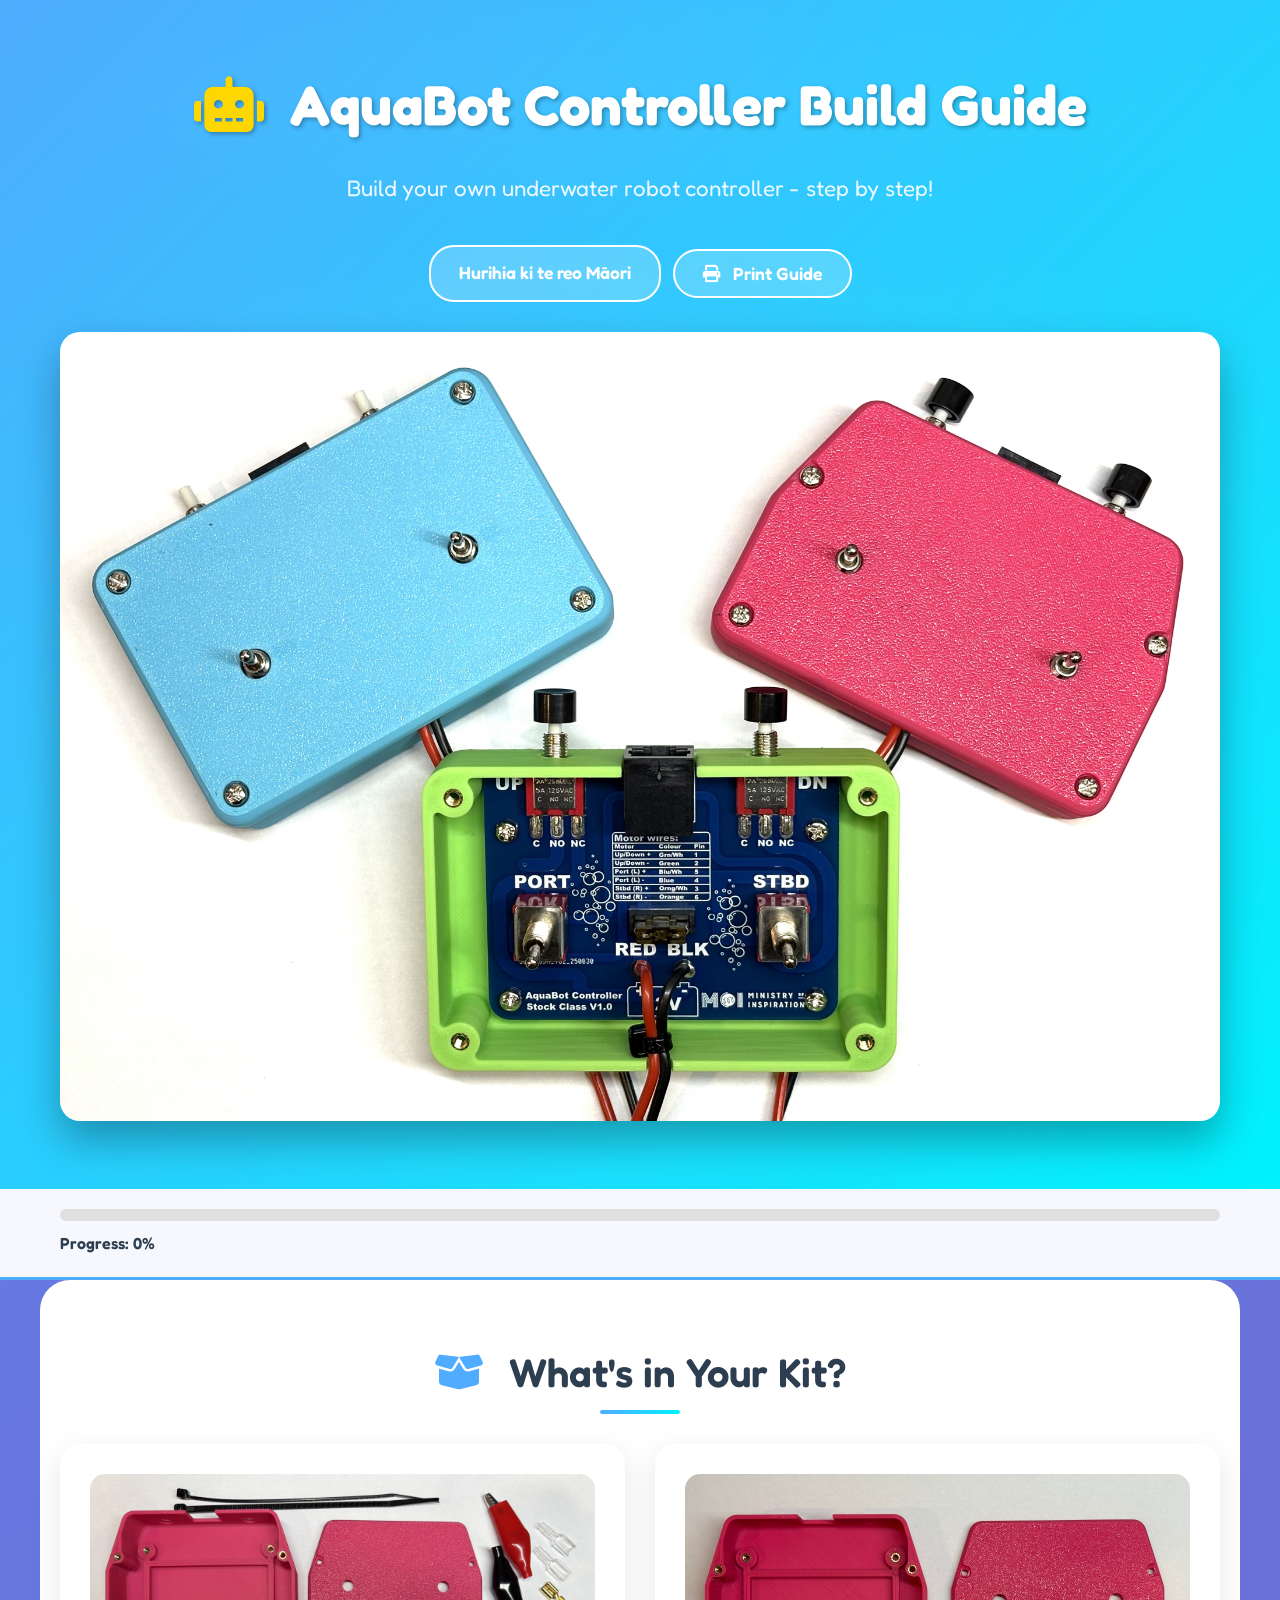
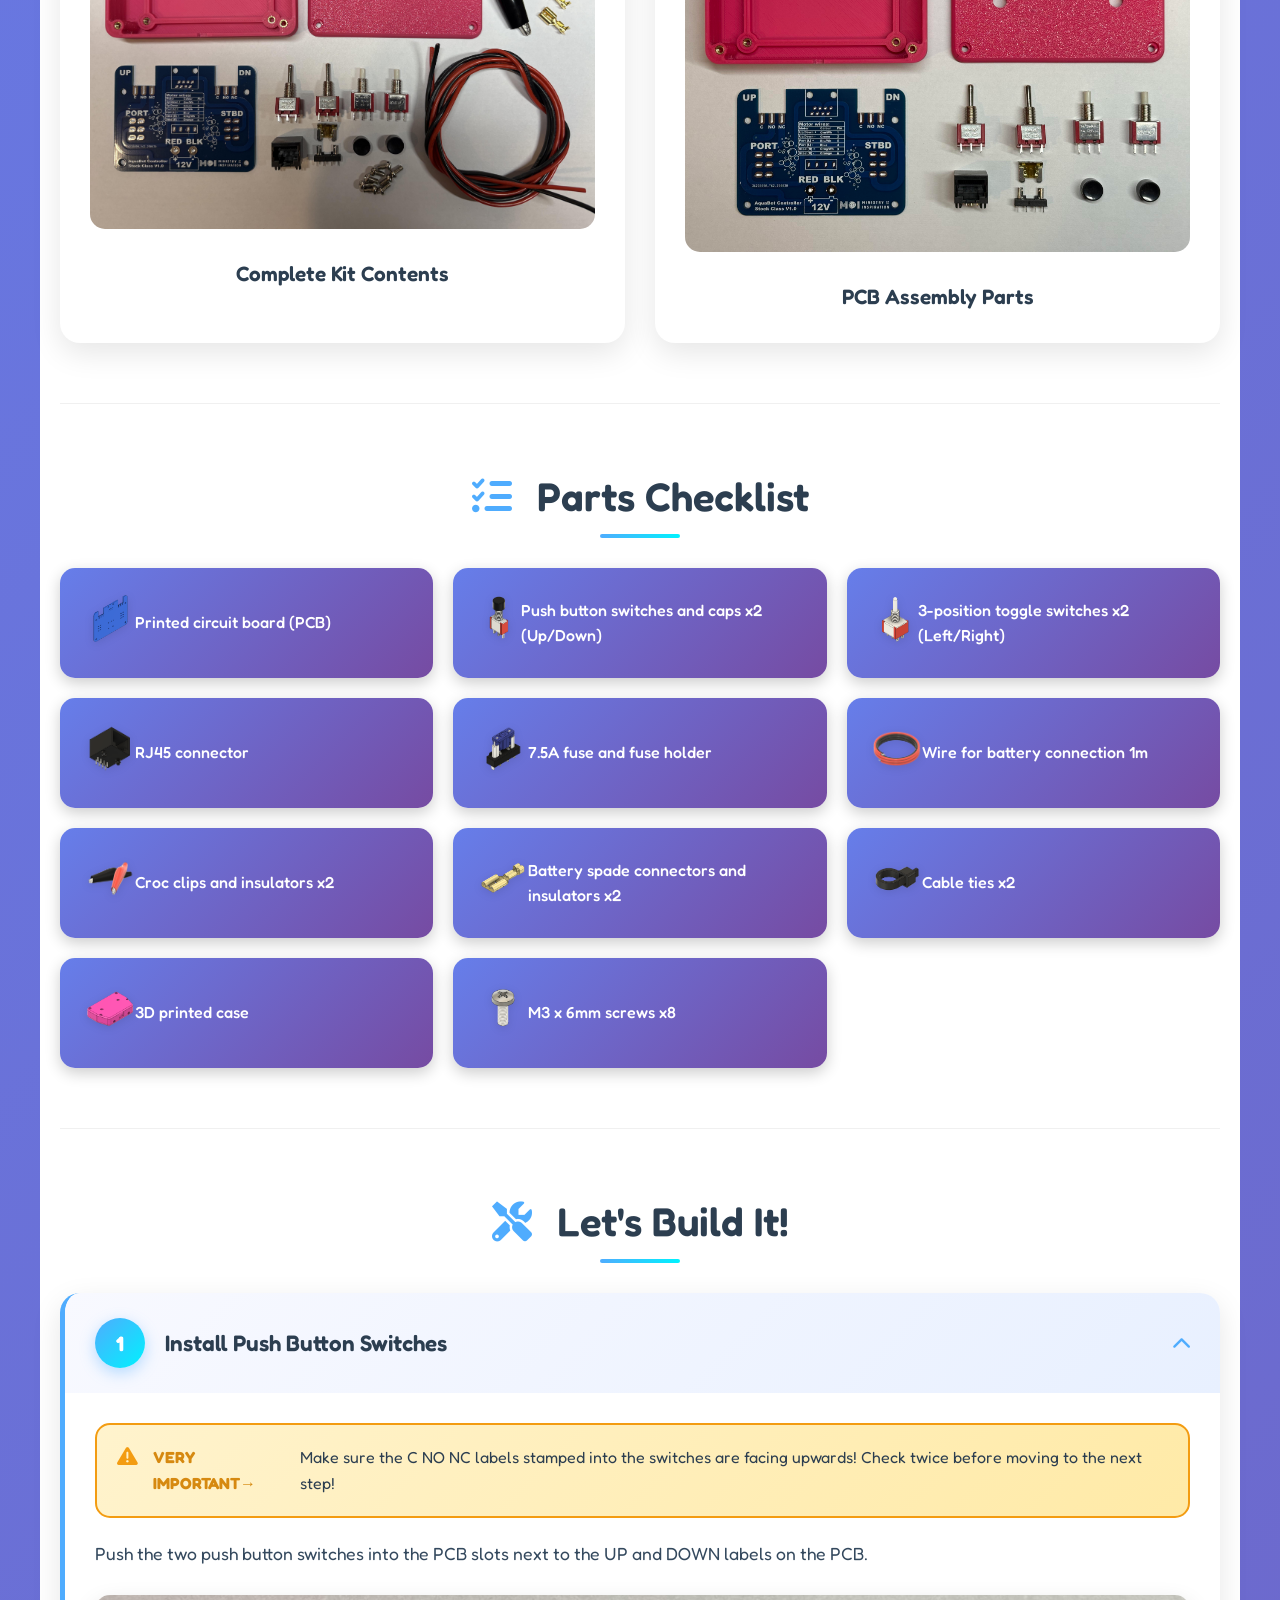
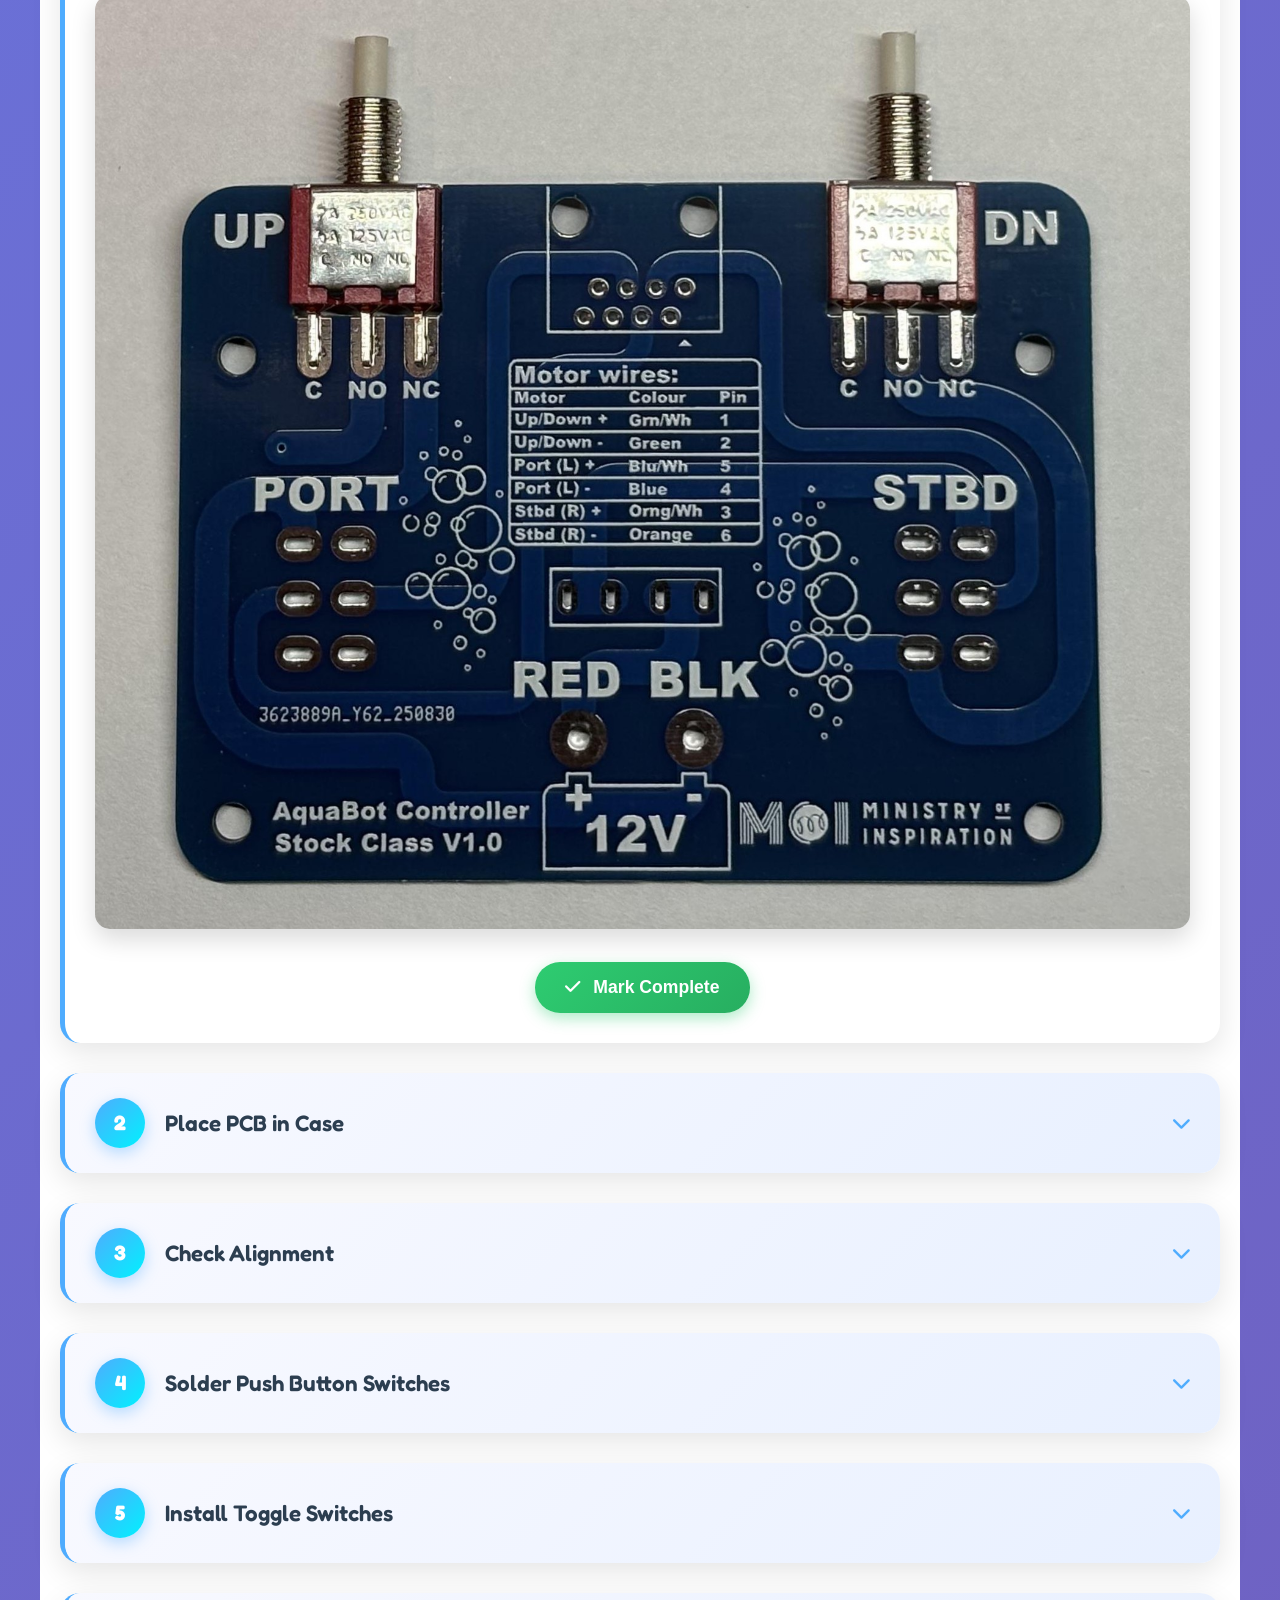
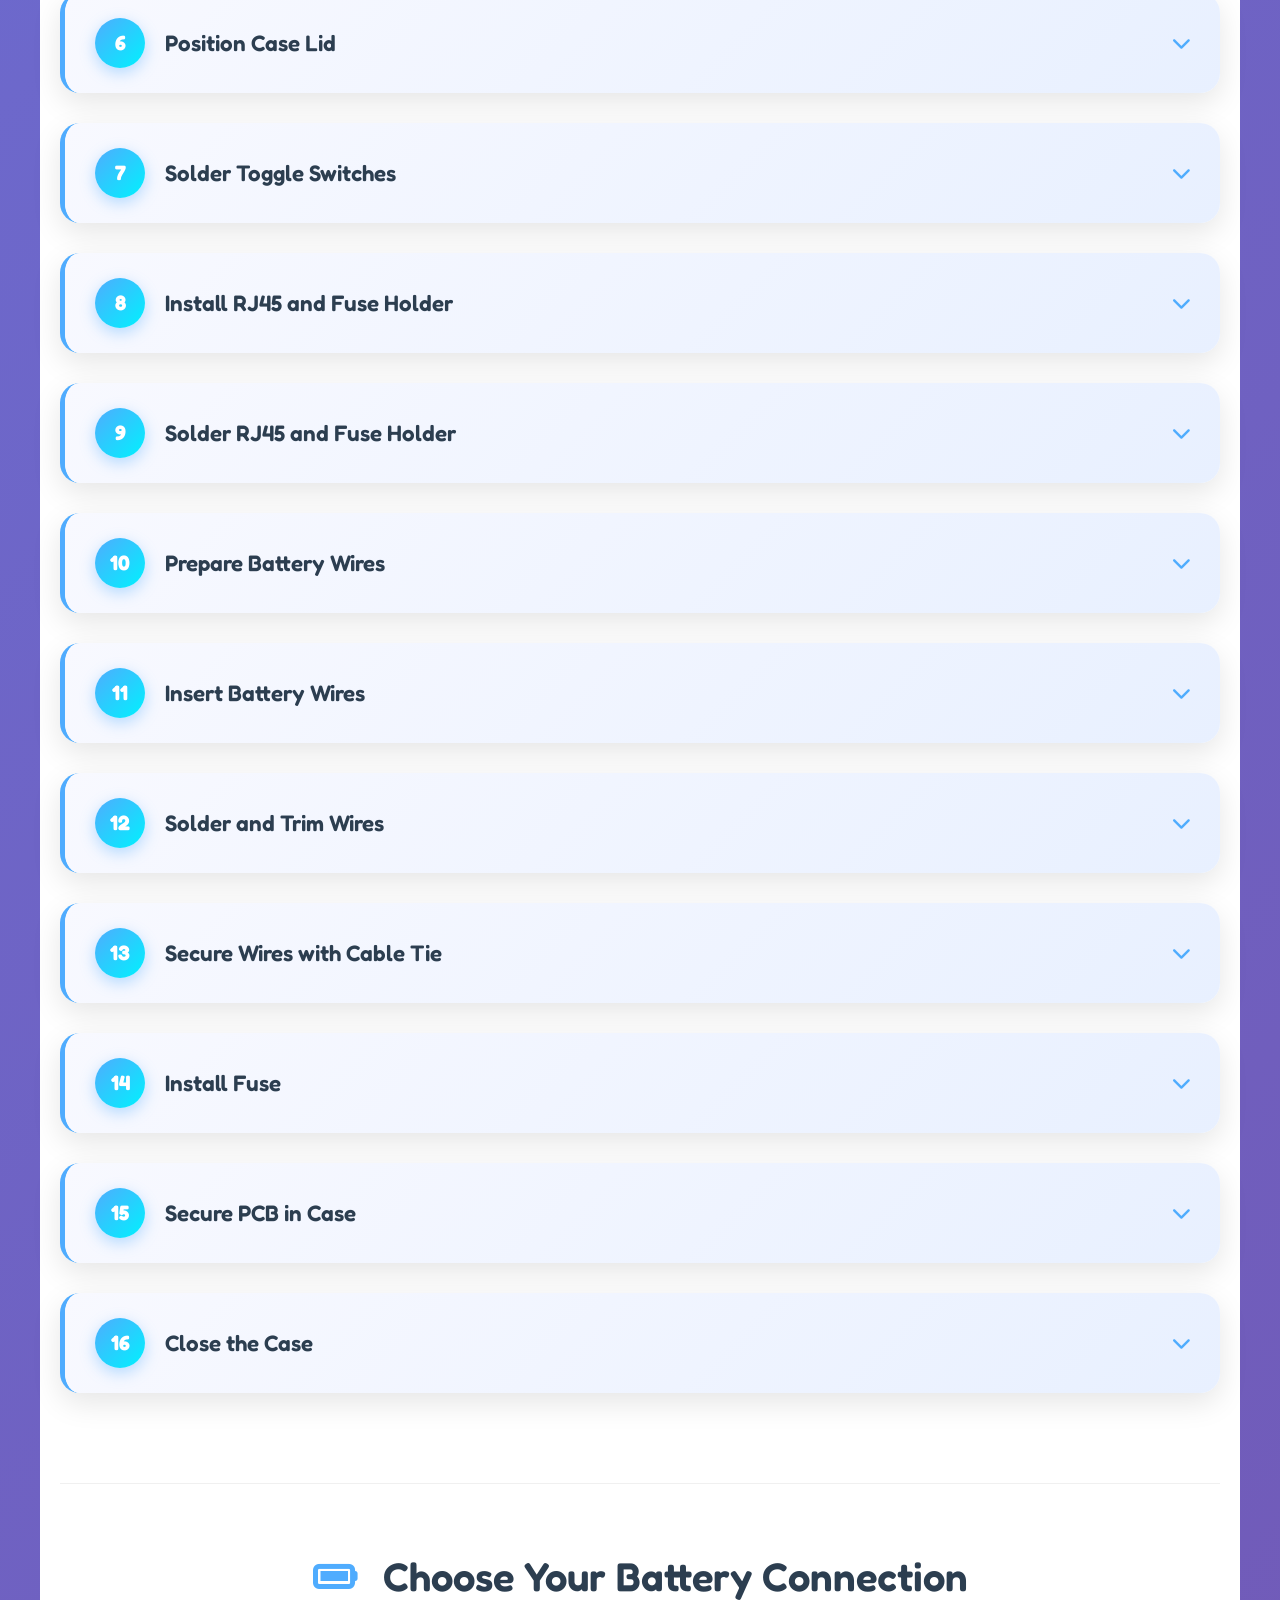
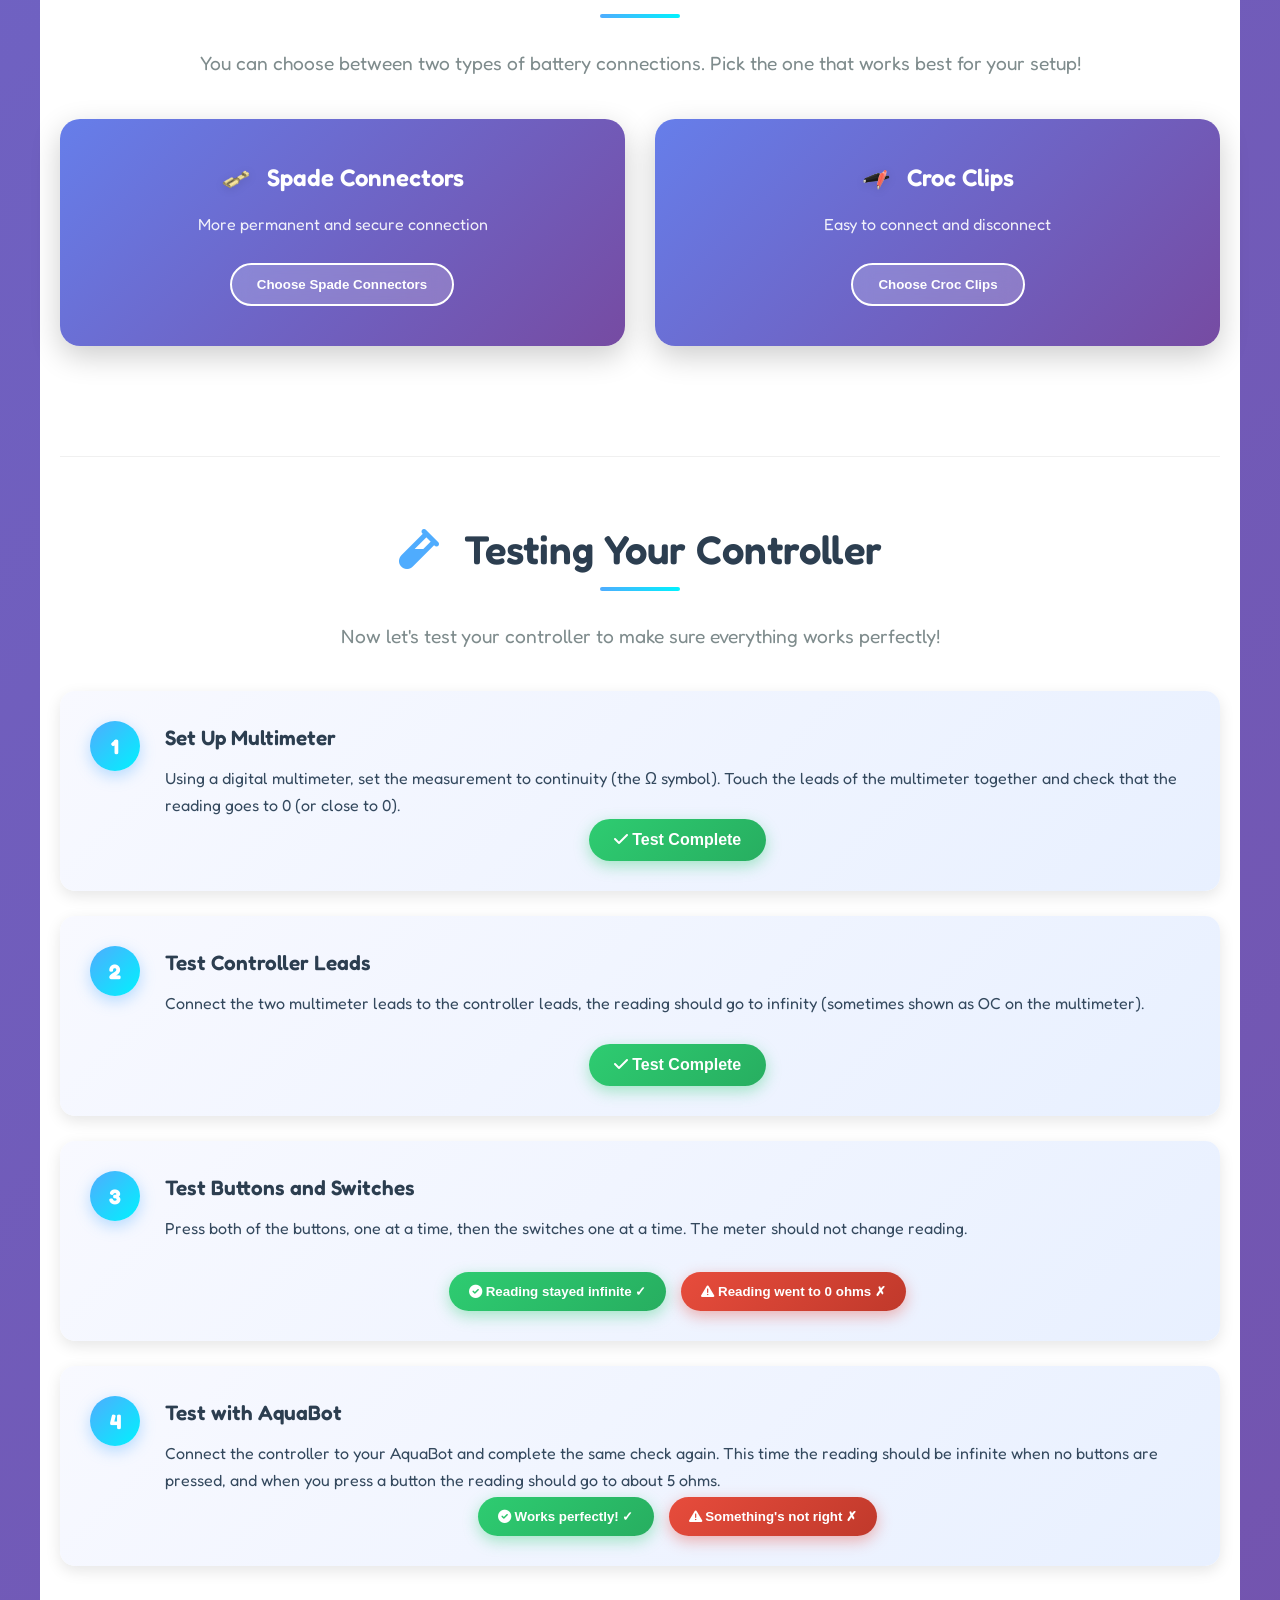
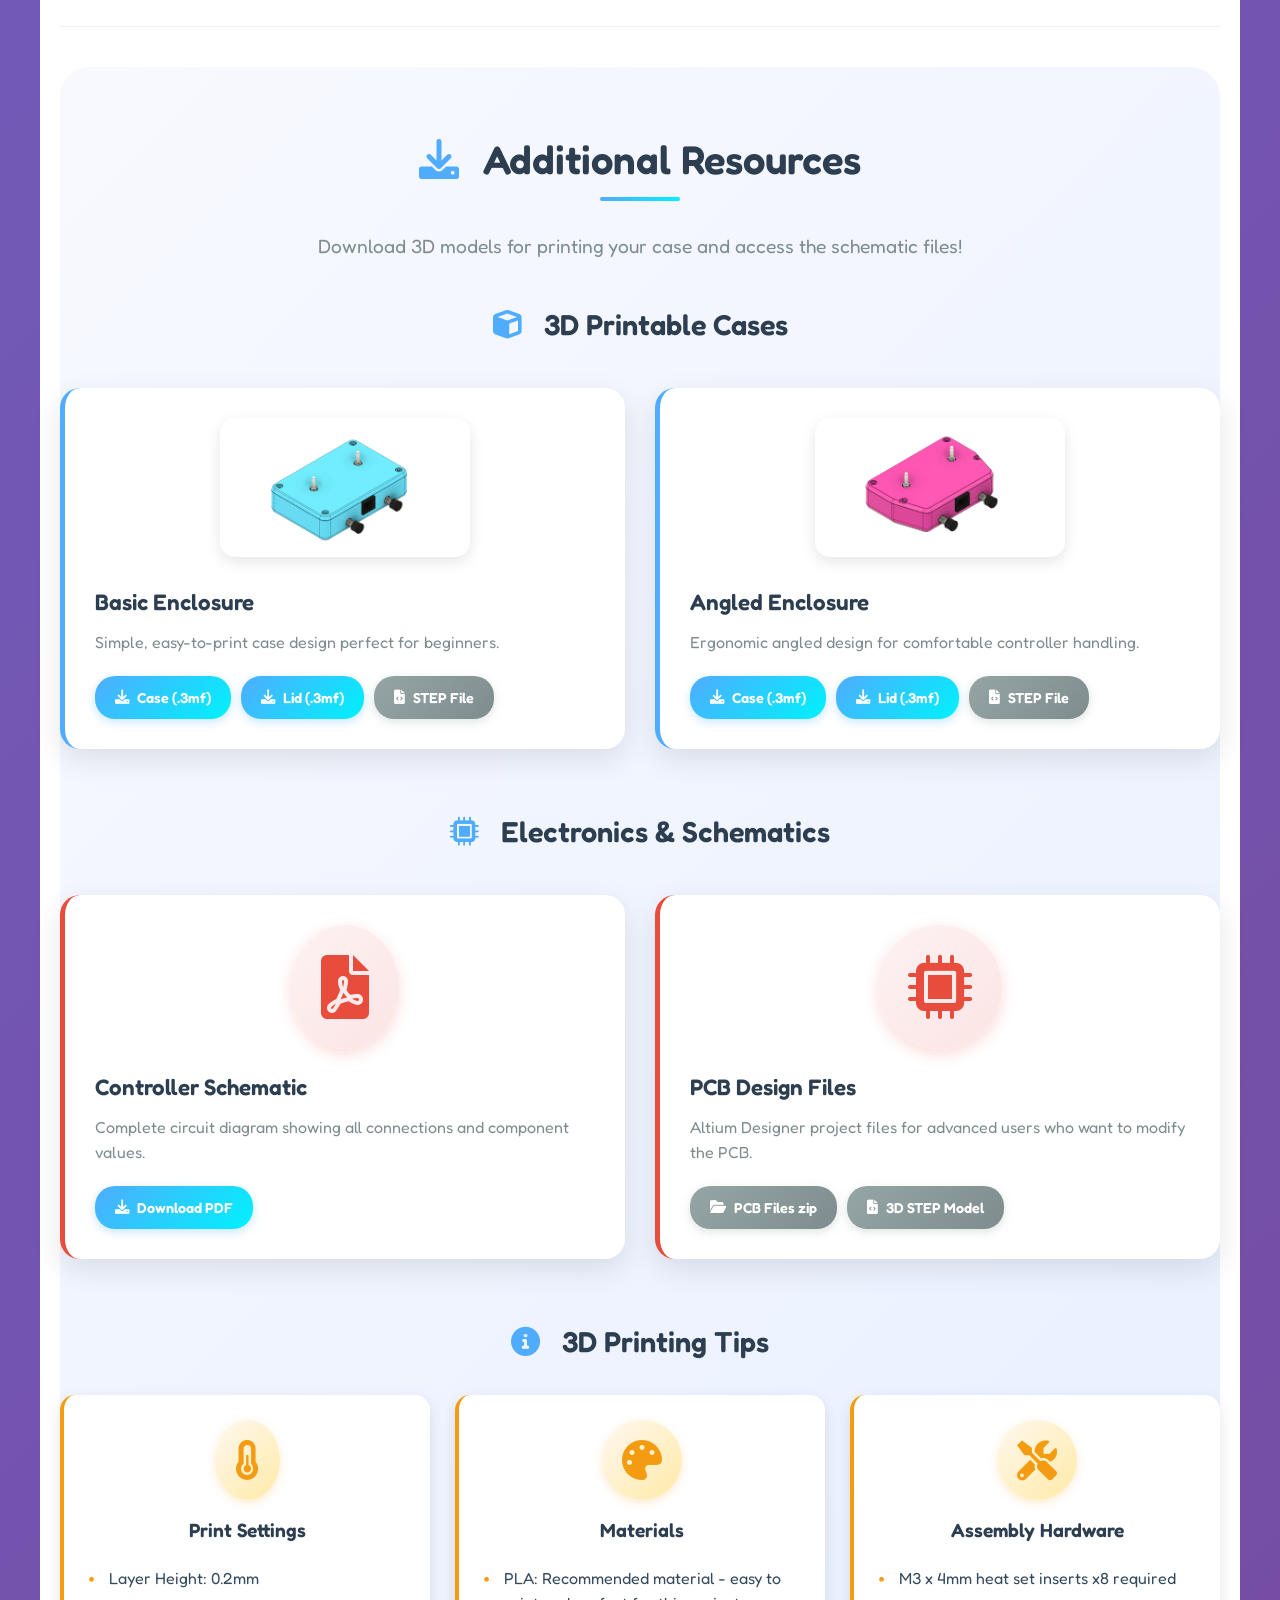
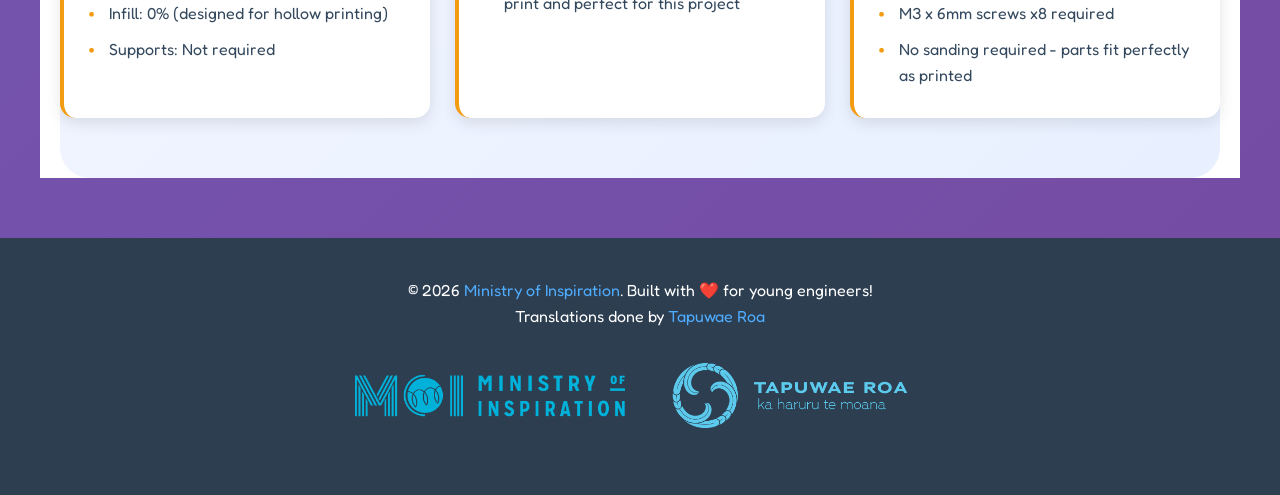
<file: index.html>
<!DOCTYPE html>
<html lang="en">
<head>
    <meta charset="UTF-8">
    <meta name="viewport" content="width=device-width, initial-scale=1.0">
    <title>AquaBot Controller Build Guide - NZ AquaBots</title>
    <link rel="icon" href="favicon.ico" type="image/x-icon">
    <link rel="stylesheet" href="styles.css">
    <link href="https://fonts.googleapis.com/css2?family=Fredoka:wght@300;400;500;600;700&display=swap" rel="stylesheet">
    <link rel="stylesheet" href="https://cdnjs.cloudflare.com/ajax/libs/font-awesome/6.0.0/css/all.min.css">
</head>
<body>
    <header class="hero-section">
        <div class="container">
            <h1 class="main-title">
                <i class="fas fa-robot"></i>
                AquaBot Controller Build Guide
            </h1>
            <p class="subtitle">Build your own underwater robot controller - step by step!</p>
            <div class="hero-buttons">
                <a class="btn-lang" href="mi/index.html">Hurihia ki te reo Māori</a>
            <button class="btn-print" onclick="printGuide()">
                <i class="fas fa-print"></i>
                Print Guide
            </button>
            </div>
            <div class="print-qr">
                <img src="images/qr-code.png" alt="QR code to web version" class="qr-img">
                <p>Scan for the interactive web version</p>
            </div>
            <div class="hero-image">
                <img src="images/Controllers.jpeg" alt="Completed AquaBot Controllers" class="hero-img">
            </div>
        </div>
    </header>

    <nav class="progress-nav" id="progressNav">
        <div class="container">
            <div class="progress-bar">
                <div class="progress-fill" id="progressFill"></div>
            </div>
            <div class="progress-controls">
                <p class="progress-text">Progress: <span id="progressPercent">0%</span></p>
                <button class="btn-start-again" id="startAgainBtn" onclick="startAgain()" style="display: none;">
                    <i class="fas fa-refresh"></i>
                    Start Again
                </button>
            </div>
        </div>
    </nav>

    <main class="container">
        <!-- Kit Overview Section -->
        <section class="section kit-overview">
            <h2 class="section-title">
                <i class="fas fa-box-open"></i>
                What's in Your Kit?
            </h2>
            <div class="kit-images">
                <div class="kit-image-card">
                    <img src="images/Kit parts.jpeg" alt="Complete kit contents" class="kit-img">
                    <h3>Complete Kit Contents</h3>
                </div>
                <div class="kit-image-card">
                    <img src="images/PCB parts.jpeg" alt="PCB assembly parts" class="kit-img">
                    <h3>PCB Assembly Parts</h3>
                </div>
            </div>
        </section>

        <!-- Parts List Section -->
        <section class="section parts-list">
            <h2 class="section-title">
                <i class="fas fa-list-check"></i>
                Parts Checklist
            </h2>
            <div class="parts-grid">
                <div class="part-item">
                    <img src="images/icons/PCB.png" alt="PCB" class="part-icon">
                    <span>Printed circuit board (PCB)</span>
                </div>
                <div class="part-item">
                    <img src="images/icons/pushBtn.png" alt="Push Button" class="part-icon">
                    <span>Push button switches and caps x2 (Up/Down)</span>
                </div>
                <div class="part-item">
                    <img src="images/icons/switch.png" alt="Toggle Switch" class="part-icon">
                    <span>3-position toggle switches x2 (Left/Right)</span>
                </div>
                <div class="part-item">
                    <img src="images/icons/RJ45.png" alt="RJ45 Connector" class="part-icon">
                    <span>RJ45 connector</span>
                </div>
                <div class="part-item">
                    <img src="images/icons/fuse.png" alt="Fuse" class="part-icon">
                    <span>7.5A fuse and fuse holder</span>
                </div>
                <div class="part-item">
                    <img src="images/icons/wire.png" alt="Wire" class="part-icon">
                    <span>Wire for battery connection 1m</span>
                </div>
                <div class="part-item">
                    <img src="images/icons/crocClips.png" alt="Crocodile Clips" class="part-icon">
                    <span>Croc clips and insulators x2</span>
                </div>
                <div class="part-item">
                    <img src="images/icons/spadeTerm.png" alt="Spade Terminals" class="part-icon">
                    <span>Battery spade connectors and insulators x2</span>
                </div>
                <div class="part-item">
                    <img src="images/icons/cableTie.png" alt="Cable Tie" class="part-icon">
                    <span>Cable ties x2</span>
                </div>
                <div class="part-item">
                    <img src="images/icons/case.png" alt="3D Printed Case" class="part-icon">
                    <span>3D printed case</span>
                </div>
                <div class="part-item">
                    <img src="images/icons/screw.png" alt="Screw" class="part-icon">
                    <span>M3 x 6mm screws x8</span>
                </div>
            </div>
        </section>

        <!-- Build Steps Section -->
        <section class="section build-steps">
            <h2 class="section-title">
                <i class="fas fa-tools"></i>
                Let's Build It!
            </h2>
            
            <!-- Step 1 -->
            <div class="step-card" data-step="1">
                <div class="step-header">
                    <div class="step-number">1</div>
                    <h3>Install Push Button Switches</h3>
                    <div class="step-toggle">
                        <i class="fas fa-chevron-down"></i>
                    </div>
                </div>
                <div class="step-content">
                    <div class="step-text">
                        <div class="warning-box">
                            <i class="fas fa-exclamation-triangle"></i>
                            <strong>VERY IMPORTANT→</strong> Make sure the C NO NC labels stamped into the switches are facing upwards! Check twice before moving to the next step!
                        </div>
                        <p>Push the two push button switches into the PCB slots next to the UP and DOWN labels on the PCB.</p>
                    </div>
                    <div class="step-image">
                        <img src="images/1.jpeg" alt="Step 1: Installing push button switches" class="step-img">
                    </div>
                    <div class="step-actions">
                        <button class="btn-complete" onclick="completeStep(1)">
                            <i class="fas fa-check"></i>
                            Mark Complete
                        </button>
                    </div>
                </div>
            </div>

            <!-- Step 2 -->
            <div class="step-card" data-step="2">
                <div class="step-header">
                    <div class="step-number">2</div>
                    <h3>Place PCB in Case</h3>
                    <div class="step-toggle">
                        <i class="fas fa-chevron-down"></i>
                    </div>
                </div>
                <div class="step-content">
                    <div class="step-text">
                        <p>Gently place the PCB into the 3D printed case, with the push buttons sliding through the front holes in the case.</p>
                    </div>
                    <div class="step-image">
                        <img src="images/2.jpeg" alt="Step 2: Placing PCB in case" class="step-img">
                    </div>
                    <div class="step-actions">
                        <button class="btn-complete" onclick="completeStep(2)">
                            <i class="fas fa-check"></i>
                            Mark Complete
                        </button>
                    </div>
                </div>
            </div>

            <!-- Step 3 -->
            <div class="step-card" data-step="3">
                <div class="step-header">
                    <div class="step-number">3</div>
                    <h3>Check Alignment</h3>
                    <div class="step-toggle">
                        <i class="fas fa-chevron-down"></i>
                    </div>
                </div>
                <div class="step-content">
                    <div class="step-text">
                        <p>Check that everything lines up correctly and the buttons are straight. You may want to put some screws in to hold the PCB in place.</p>
                    </div>
                    <div class="step-image">
                        <img src="images/3.jpeg" alt="Step 3: Checking alignment" class="step-img">
                    </div>
                    <div class="step-actions">
                        <button class="btn-complete" onclick="completeStep(3)">
                            <i class="fas fa-check"></i>
                            Mark Complete
                        </button>
                    </div>
                </div>
            </div>

            <!-- Step 4 -->
            <div class="step-card" data-step="4">
                <div class="step-header">
                    <div class="step-number">4</div>
                    <h3>Solder Push Button Switches</h3>
                    <div class="step-toggle">
                        <i class="fas fa-chevron-down"></i>
                    </div>
                </div>
                <div class="step-content">
                    <div class="step-text">
                        <div class="warning-box">
                            <i class="fas fa-exclamation-triangle"></i>
                            <strong>Double Check→</strong> Make sure the C NO NC labels are facing upwards one more time!
                        </div>
                        <p>Solder the switches in place. Remove the PCB from the case when you have finished.</p>
                    </div>
                    <div class="step-images">
                        <img src="images/4A.jpeg" alt="Step 4A: Soldering preparation" class="step-img">
                        <img src="images/4B.jpeg" alt="Step 4B: Soldering process" class="step-img">
                        <img src="images/4C.jpeg" alt="Step 4C: Completed soldering" class="step-img">
                    </div>
                    <div class="step-actions">
                        <button class="btn-complete" onclick="completeStep(4)">
                            <i class="fas fa-check"></i>
                            Mark Complete
                        </button>
                    </div>
                </div>
            </div>

            <!-- Step 5 -->
            <div class="step-card" data-step="5">
                <div class="step-header">
                    <div class="step-number">5</div>
                    <h3>Install Toggle Switches</h3>
                    <div class="step-toggle">
                        <i class="fas fa-chevron-down"></i>
                    </div>
                </div>
                <div class="step-content">
                    <div class="step-text">
                        <p>Place the two 3-position toggle switches into the PCB slots next to the PORT and STBD labels on the PCB. It doesn't matter which way around they go for the toggle switches.</p>
                    </div>
                    <div class="step-image">
                        <img src="images/5.jpeg" alt="Step 5: Installing toggle switches" class="step-img">
                    </div>
                    <div class="step-actions">
                        <button class="btn-complete" onclick="completeStep(5)">
                            <i class="fas fa-check"></i>
                            Mark Complete
                        </button>
                    </div>
                </div>
            </div>

            <!-- Step 6 -->
            <div class="step-card" data-step="6">
                <div class="step-header">
                    <div class="step-number">6</div>
                    <h3>Position Case Lid</h3>
                    <div class="step-toggle">
                        <i class="fas fa-chevron-down"></i>
                    </div>
                </div>
                <div class="step-content">
                    <div class="step-text">
                        <p>Place the case lid on top of the two toggle switches to hold them in the right place, then flip the PCB and lid over and place it on top of the case with the lid facing down.</p>
                    </div>
                    <div class="step-image">
                        <img src="images/6.jpeg" alt="Step 6: Positioning case lid" class="step-img">
                    </div>
                    <div class="step-actions">
                        <button class="btn-complete" onclick="completeStep(6)">
                            <i class="fas fa-check"></i>
                            Mark Complete
                        </button>
                    </div>
                </div>
            </div>

            <!-- Step 7 -->
            <div class="step-card" data-step="7">
                <div class="step-header">
                    <div class="step-number">7</div>
                    <h3>Solder Toggle Switches</h3>
                    <div class="step-toggle">
                        <i class="fas fa-chevron-down"></i>
                    </div>
                </div>
                <div class="step-content">
                    <div class="step-text">
                        <p>Holding the PCB flat (you might want a friend to help you), solder in the toggle switches. Sometimes it helps to just solder one leg of the switch and then lift the board up to check that it is straight.</p>
                    </div>
                    <div class="step-image">
                        <img src="images/7.jpeg" alt="Step 7: Soldering toggle switches" class="step-img">
                    </div>
                    <div class="step-actions">
                        <button class="btn-complete" onclick="completeStep(7)">
                            <i class="fas fa-check"></i>
                            Mark Complete
                        </button>
                    </div>
                </div>
            </div>

            <!-- Step 8 -->
            <div class="step-card" data-step="8">
                <div class="step-header">
                    <div class="step-number">8</div>
                    <h3>Install RJ45 and Fuse Holder</h3>
                    <div class="step-toggle">
                        <i class="fas fa-chevron-down"></i>
                    </div>
                </div>
                <div class="step-content">
                    <div class="step-text">
                        <p>Snap in the RJ45 connector and the fuse holder, they should stay in place by themselves.</p>
                    </div>
                    <div class="step-image">
                        <img src="images/8.jpeg" alt="Step 8: Installing RJ45 and fuse holder" class="step-img">
                    </div>
                    <div class="step-actions">
                        <button class="btn-complete" onclick="completeStep(8)">
                            <i class="fas fa-check"></i>
                            Mark Complete
                        </button>
                    </div>
                </div>
            </div>

            <!-- Step 9 -->
            <div class="step-card" data-step="9">
                <div class="step-header">
                    <div class="step-number">9</div>
                    <h3>Solder RJ45 and Fuse Holder</h3>
                    <div class="step-toggle">
                        <i class="fas fa-chevron-down"></i>
                    </div>
                </div>
                <div class="step-content">
                    <div class="step-text">
                        <p>Flip the board over and solder in the RJ45 connector and the fuse holder.</p>
                    </div>
                    <div class="step-image">
                        <img src="images/9.jpeg" alt="Step 9: Soldering RJ45 and fuse holder" class="step-img">
                    </div>
                    <div class="step-actions">
                        <button class="btn-complete" onclick="completeStep(9)">
                            <i class="fas fa-check"></i>
                            Mark Complete
                        </button>
                    </div>
                </div>
            </div>

            <!-- Step 10 -->
            <div class="step-card" data-step="10">
                <div class="step-header">
                    <div class="step-number">10</div>
                    <h3>Prepare Battery Wires</h3>
                    <div class="step-toggle">
                        <i class="fas fa-chevron-down"></i>
                    </div>
                </div>
                <div class="step-content">
                    <div class="step-text">
                        <p>Strip about 5mm of insulation from the ends of the wire for the battery connection, twist the ends of the wire if you need to get all of the wire strands straight. Carefully push the wires into the PCB holes.</p>
                    </div>
                    <div class="step-image">
                        <img src="images/10.jpeg" alt="Step 10: Preparing battery wires" class="step-img">
                    </div>
                    <div class="step-actions">
                        <button class="btn-complete" onclick="completeStep(10)">
                            <i class="fas fa-check"></i>
                            Mark Complete
                        </button>
                    </div>
                </div>
            </div>

            <!-- Step 11 -->
            <div class="step-card" data-step="11">
                <div class="step-header">
                    <div class="step-number">11</div>
                    <h3>Insert Battery Wires</h3>
                    <div class="step-toggle">
                        <i class="fas fa-chevron-down"></i>
                    </div>
                </div>
                <div class="step-content">
                    <div class="step-text">
                        <p>Carefully flip the PCB over, holding the wires in place, you may want to put them in one at a time if they keep slipping out.</p>
                    </div>
                    <div class="step-image">
                        <img src="images/11.jpeg" alt="Step 11: Inserting battery wires" class="step-img">
                    </div>
                    <div class="step-actions">
                        <button class="btn-complete" onclick="completeStep(11)">
                            <i class="fas fa-check"></i>
                            Mark Complete
                        </button>
                    </div>
                </div>
            </div>

            <!-- Step 12 -->
            <div class="step-card" data-step="12">
                <div class="step-header">
                    <div class="step-number">12</div>
                    <h3>Solder and Trim Wires</h3>
                    <div class="step-toggle">
                        <i class="fas fa-chevron-down"></i>
                    </div>
                </div>
                <div class="step-content">
                    <div class="step-text">
                        <p>Solder the wires in place and trim the ends back if they are sticking out a long way.</p>
                    </div>
                    <div class="step-images">
                        <img src="images/12A.jpeg" alt="Step 12A: Soldering wires" class="step-img">
                        <img src="images/12B.jpeg" alt="Step 12B: Trimming wire ends" class="step-img">
                    </div>
                    <div class="step-actions">
                        <button class="btn-complete" onclick="completeStep(12)">
                            <i class="fas fa-check"></i>
                            Mark Complete
                        </button>
                    </div>
                </div>
            </div>

            <!-- Step 13 -->
            <div class="step-card" data-step="13">
                <div class="step-header">
                    <div class="step-number">13</div>
                    <h3>Secure Wires with Cable Tie</h3>
                    <div class="step-toggle">
                        <i class="fas fa-chevron-down"></i>
                    </div>
                </div>
                <div class="step-content">
                    <div class="step-text">
                        <p>Zip up a cable tie around the wires about 25mm from where they are soldered into the PCB. This will stop the wires from pulling against the soldered joint so that they don't break off while you are winning the competition!</p>
                    </div>
                    <div class="step-image">
                        <img src="images/13.jpeg" alt="Step 13: Securing wires with cable tie" class="step-img">
                    </div>
                    <div class="step-actions">
                        <button class="btn-complete" onclick="completeStep(13)">
                            <i class="fas fa-check"></i>
                            Mark Complete
                        </button>
                    </div>
                </div>
            </div>

            <!-- Step 14 -->
            <div class="step-card" data-step="14">
                <div class="step-header">
                    <div class="step-number">14</div>
                    <h3>Install Fuse</h3>
                    <div class="step-toggle">
                        <i class="fas fa-chevron-down"></i>
                    </div>
                </div>
                <div class="step-content">
                    <div class="step-text">
                        <p>Push the fuse into place in the fuse holder.</p>
                    </div>
                    <div class="step-image">
                        <img src="images/14.jpeg" alt="Step 14: Installing fuse" class="step-img">
                    </div>
                    <div class="step-actions">
                        <button class="btn-complete" onclick="completeStep(14)">
                            <i class="fas fa-check"></i>
                            Mark Complete
                        </button>
                    </div>
                </div>
            </div>

            <!-- Step 15 -->
            <div class="step-card" data-step="15">
                <div class="step-header">
                    <div class="step-number">15</div>
                    <h3>Secure PCB in Case</h3>
                    <div class="step-toggle">
                        <i class="fas fa-chevron-down"></i>
                    </div>
                </div>
                <div class="step-content">
                    <div class="step-text">
                        <p>Place the PCB back into the 3D printed case, and secure it with 4 screws.</p>
                    </div>
                    <div class="step-image">
                        <img src="images/15.jpeg" alt="Step 15: Securing PCB in case" class="step-img">
                    </div>
                    <div class="step-actions">
                        <button class="btn-complete" onclick="completeStep(15)">
                            <i class="fas fa-check"></i>
                            Mark Complete
                        </button>
                    </div>
                </div>
            </div>

            <!-- Step 16 -->
            <div class="step-card" data-step="16">
                <div class="step-header">
                    <div class="step-number">16</div>
                    <h3>Close the Case</h3>
                    <div class="step-toggle">
                        <i class="fas fa-chevron-down"></i>
                    </div>
                </div>
                <div class="step-content">
                    <div class="step-text">
                        <p>Make sure the wires are sitting over the slot in the top of the case, put the lid on and secure it with 4 screws.</p>
                    </div>
                    <div class="step-image">
                        <img src="images/16.jpeg" alt="Step 16: Closing the case" class="step-img">
                    </div>
                    <div class="step-actions">
                        <button class="btn-complete" onclick="completeStep(16)">
                            <i class="fas fa-check"></i>
                            Mark Complete
                        </button>
                    </div>
                </div>
            </div>
        </section>

        <!-- Battery Connection Options -->
        <section class="section connection-options">
            <h2 class="section-title">
                <i class="fas fa-battery-full"></i>
                Choose Your Battery Connection
            </h2>
            <p class="section-description">You can choose between two types of battery connections. Pick the one that works best for your setup!</p>
            
            <div class="connection-choice">
                <div class="choice-cards">
                    <div class="choice-card">
                        <h3><img src="images/icons/spadeTerm.png" alt="Spade Terminals" class="choice-icon"> Spade Connectors</h3>
                        <p>More permanent and secure connection</p>
                        <button class="choice-btn" onclick="showSteps('spade')">Choose Spade Connectors</button>
                    </div>
                    <div class="choice-card">
                        <h3><img src="images/icons/crocClips.png" alt="Crocodile Clips" class="choice-icon"> Croc Clips</h3>
                        <p>Easy to connect and disconnect</p>
                        <button class="choice-btn" onclick="showSteps('croc')">Choose Croc Clips</button>
                    </div>
                </div>
            </div>

            <!-- Spade Connector Steps -->
            <div id="spade-steps" class="connection-steps" style="display: none;">
                <h3 class="connection-title">Spade Connector Steps</h3>
                <h3 class="connection-print-title">Option A: Spade Connectors</h3>
                
                <!-- Step 17 -->
                <div class="step-card" data-step="17">
                    <div class="step-header">
                        <div class="step-number">17</div>
                        <h3>Tin Spade Connector</h3>
                        <div class="step-toggle">
                            <i class="fas fa-chevron-down"></i>
                        </div>
                    </div>
                    <div class="step-content">
                        <div class="step-text">
                            <p>Using a clip to hold a spade terminal connector, tin the wire connection by heating it up with the soldering iron and adding solder.</p>
                        </div>
                        <div class="step-image">
                            <img src="images/17.jpeg" alt="Step 17: Tinning spade connector" class="step-img">
                        </div>
                        <div class="step-actions">
                            <button class="btn-complete" onclick="completeStep(17)">
                                <i class="fas fa-check"></i>
                                Mark Complete
                            </button>
                        </div>
                    </div>
                </div>

                <!-- Step 18 -->
                <div class="step-card" data-step="18">
                    <div class="step-header">
                        <div class="step-number">18</div>
                        <h3>Prepare and Tin Wire</h3>
                        <div class="step-toggle">
                            <i class="fas fa-chevron-down"></i>
                        </div>
                    </div>
                    <div class="step-content">
                        <div class="step-text">
                            <p>Strip about 5mm of insulation from the ends of the wire for the battery connection and tin the end of the wire with a little solder.</p>
                        </div>
                        <div class="step-image">
                            <img src="images/18.jpeg" alt="Step 18: Preparing and tinning wire" class="step-img">
                        </div>
                        <div class="step-actions">
                            <button class="btn-complete" onclick="completeStep(18)">
                                <i class="fas fa-check"></i>
                                Mark Complete
                            </button>
                        </div>
                    </div>
                </div>

                <!-- Step 19 -->
                <div class="step-card" data-step="19">
                    <div class="step-header">
                        <div class="step-number">19</div>
                        <h3>Solder Wire to Spade Connector</h3>
                        <div class="step-toggle">
                            <i class="fas fa-chevron-down"></i>
                        </div>
                    </div>
                    <div class="step-content">
                        <div class="step-text">
                            <p>Slide the insulated sleeve onto the wire first, then solder the wire to the spade terminal connector by heating up the solder again and holding the wire in place until all of the solder is melted. Remove the heat and hold the wire in place for at least 5 seconds, or until the solder has solidified.</p>
                        </div>
                        <div class="step-image">
                            <img src="images/19.jpeg" alt="Step 19: Soldering wire to spade connector" class="step-img">
                        </div>
                        <div class="step-actions">
                            <button class="btn-complete" onclick="completeStep(19)">
                                <i class="fas fa-check"></i>
                                Mark Complete
                            </button>
                        </div>
                    </div>
                </div>

                <!-- Step 20 -->
                <div class="step-card" data-step="20">
                    <div class="step-header">
                        <div class="step-number">20</div>
                        <h3>Crimp Wire Tabs</h3>
                        <div class="step-toggle">
                            <i class="fas fa-chevron-down"></i>
                        </div>
                    </div>
                    <div class="step-content">
                        <div class="step-text">
                            <p>Using a pair of needle-nose pliers, bend the wire crimp tabs on the spade terminal down so they squish the wire insulation a little bit.</p>
                        </div>
                        <div class="step-images">
                            <img src="images/20A.jpeg" alt="Step 20A: Crimping wire tabs" class="step-img">
                            <img src="images/20B.jpeg" alt="Step 20B: Completed crimp" class="step-img">
                        </div>
                        <div class="step-actions">
                            <button class="btn-complete" onclick="completeStep(20)">
                                <i class="fas fa-check"></i>
                                Mark Complete
                            </button>
                        </div>
                    </div>
                </div>

                <!-- Step 21 -->
                <div class="step-card" data-step="21">
                    <div class="step-header">
                        <div class="step-number">21</div>
                        <h3>Install Insulated Sleeve</h3>
                        <div class="step-toggle">
                            <i class="fas fa-chevron-down"></i>
                        </div>
                    </div>
                    <div class="step-content">
                        <div class="step-text">
                            <p>Slide the insulated sleeve over the spade terminal connector and crimp tabs, then you can repeat steps 17-21 for the other wire.</p>
                        </div>
                        <div class="step-images">
                            <img src="images/21A.jpeg" alt="Step 21A: Installing insulated sleeve" class="step-img">
                            <img src="images/21B.jpeg" alt="Step 21B: Completed spade connectors" class="step-img">
                        </div>
                        <div class="step-actions">
                            <button class="btn-complete" onclick="completeStep(21)">
                                <i class="fas fa-check"></i>
                                Mark Complete
                            </button>
                        </div>
                    </div>
                </div>
            </div>

            <!-- Croc Clip Steps -->
            <div id="croc-steps" class="connection-steps" style="display: none;">
                <h3 class="connection-title">Croc Clip Steps</h3>
                <h3 class="connection-print-title">Option B: Croc Clips</h3>
                
                <!-- Step 22 -->
                <div class="step-card" data-step="22">
                    <div class="step-header">
                        <div class="step-number">22</div>
                        <h3>Tin Croc Clip</h3>
                        <div class="step-toggle">
                            <i class="fas fa-chevron-down"></i>
                        </div>
                    </div>
                    <div class="step-content">
                        <div class="step-text">
                            <p>Using a clip to hold a croc clip, tin the wire connection by heating it up with the soldering iron and adding solder.</p>
                        </div>
                        <div class="step-image">
                            <img src="images/22.jpeg" alt="Step 22: Tinning croc clip" class="step-img">
                        </div>
                        <div class="step-actions">
                            <button class="btn-complete" onclick="completeStep(22)">
                                <i class="fas fa-check"></i>
                                Mark Complete
                            </button>
                        </div>
                    </div>
                </div>

                <!-- Step 23 -->
                <div class="step-card" data-step="23">
                    <div class="step-header">
                        <div class="step-number">23</div>
                        <h3>Prepare Wire for Croc Clip</h3>
                        <div class="step-toggle">
                            <i class="fas fa-chevron-down"></i>
                        </div>
                    </div>
                    <div class="step-content">
                        <div class="step-text">
                            <p>Strip about 5mm of insulation from the ends of the wire for the battery connection and tin the end of the wire with a little solder.</p>
                        </div>
                        <div class="step-image">
                            <img src="images/23.jpeg" alt="Step 23: Preparing wire for croc clip" class="step-img">
                        </div>
                        <div class="step-actions">
                            <button class="btn-complete" onclick="completeStep(23)">
                                <i class="fas fa-check"></i>
                                Mark Complete
                            </button>
                        </div>
                    </div>
                </div>

                <!-- Step 24 -->
                <div class="step-card" data-step="24">
                    <div class="step-header">
                        <div class="step-number">24</div>
                        <h3>Crimp Wire to Croc Clip</h3>
                        <div class="step-toggle">
                            <i class="fas fa-chevron-down"></i>
                        </div>
                    </div>
                    <div class="step-content">
                        <div class="step-text">
                            <p>Slide the insulated croc clip sleeve onto the wire first, then holding the wire in place squeeze the wire crimp tabs down so they squish the wire insulation a little bit.</p>
                        </div>
                        <div class="step-image">
                            <img src="images/24.jpeg" alt="Step 24: Crimping wire to croc clip" class="step-img">
                        </div>
                        <div class="step-actions">
                            <button class="btn-complete" onclick="completeStep(24)">
                                <i class="fas fa-check"></i>
                                Mark Complete
                            </button>
                        </div>
                    </div>
                </div>

                <!-- Step 25 -->
                <div class="step-card" data-step="25">
                    <div class="step-header">
                        <div class="step-number">25</div>
                        <h3>Solder Croc Clip Connection</h3>
                        <div class="step-toggle">
                            <i class="fas fa-chevron-down"></i>
                        </div>
                    </div>
                    <div class="step-content">
                        <div class="step-text">
                            <p>Solder the wire to the croc clip by heating up the solder again and holding the wire in place until all of the solder is melted.</p>
                        </div>
                        <div class="step-image">
                            <img src="images/25.jpeg" alt="Step 25: Soldering croc clip connection" class="step-img">
                        </div>
                        <div class="step-actions">
                            <button class="btn-complete" onclick="completeStep(25)">
                                <i class="fas fa-check"></i>
                                Mark Complete
                            </button>
                        </div>
                    </div>
                </div>

                <!-- Step 26 -->
                <div class="step-card" data-step="26">
                    <div class="step-header">
                        <div class="step-number">26</div>
                        <h3>Finish Croc Clip Assembly</h3>
                        <div class="step-toggle">
                            <i class="fas fa-chevron-down"></i>
                        </div>
                    </div>
                    <div class="step-content">
                        <div class="step-text">
                            <p>Slide the insulated croc clip sleeve over the wire crimp tabs, then you can repeat steps 22-26 for the other wire.</p>
                        </div>
                        <div class="step-image">
                            <img src="images/26.jpeg" alt="Step 26: Finishing croc clip assembly" class="step-img">
                        </div>
                        <div class="step-actions">
                            <button class="btn-complete" onclick="completeStep(26)">
                                <i class="fas fa-check"></i>
                                Mark Complete
                            </button>
                        </div>
                    </div>
                </div>
            </div>
        </section>

        <!-- Testing Section -->
        <section class="section testing-section" id="testing-section">
            <h2 class="section-title">
                <i class="fas fa-vial"></i>
                Testing Your Controller
            </h2>
            <p class="section-description">Now let's test your controller to make sure everything works perfectly!</p>
            
            <div class="testing-steps">
                <div class="test-step" data-test="1">
                    <div class="test-number">1</div>
                    <div class="test-content">
                        <h3>Set Up Multimeter</h3>
                        <p>Using a digital multimeter, set the measurement to continuity (the Ω symbol). Touch the leads of the multimeter together and check that the reading goes to 0 (or close to 0).</p>
                        <div class="test-actions">
                            <button class="btn-test-complete" onclick="completeTest(1)">
                                <i class="fas fa-check"></i>
                                Test Complete
                            </button>
                        </div>
                    </div>
                </div>
                <div class="test-step" data-test="2">
                    <div class="test-number">2</div>
                    <div class="test-content">
                        <h3>Test Controller Leads</h3>
                        <p>Connect the two multimeter leads to the controller leads, the reading should go to infinity (sometimes shown as OC on the multimeter).</p>
                        <div class="test-actions">
                            <button class="btn-test-complete" onclick="completeTest(2)">
                                <i class="fas fa-check"></i>
                                Test Complete
                            </button>
                        </div>
                    </div>
                </div>
                <div class="test-step" data-test="3">
                    <div class="test-number">3</div>
                    <div class="test-content">
                        <h3>Test Buttons and Switches</h3>
                        <p>Press both of the buttons, one at a time, then the switches one at a time. The meter should not change reading.</p>
                        <div class="test-result-options">
                            <button class="btn-test-pass" onclick="testResult(3, 'pass')">
                                <i class="fas fa-check-circle"></i>
                                Reading stayed infinite ✓
                            </button>
                            <button class="btn-test-fail" onclick="testResult(3, 'fail')">
                                <i class="fas fa-exclamation-triangle"></i>
                                Reading went to 0 ohms ✗
                            </button>
                        </div>
                    </div>
                </div>
                <div class="test-step" data-test="4">
                    <div class="test-number">4</div>
                    <div class="test-content">
                        <h3>Test with AquaBot</h3>
                        <p>Connect the controller to your AquaBot and complete the same check again. This time the reading should be infinite when no buttons are pressed, and when you press a button the reading should go to about 5 ohms.</p>
                        <div class="test-result-options">
                            <button class="btn-test-pass" onclick="testResult(4, 'pass')">
                                <i class="fas fa-check-circle"></i>
                                Works perfectly! ✓
                            </button>
                            <button class="btn-test-fail" onclick="testResult(4, 'fail')">
                                <i class="fas fa-exclamation-triangle"></i>
                                Something's not right ✗
                            </button>
                        </div>
                    </div>
                </div>
            </div>
            
            <div class="testing-complete" id="testing-complete" style="display: none;">
                <div class="success-message">
                    <h3><i class="fas fa-trophy"></i> All Tests Passed!</h3>
                    <p>Congratulations! Your AquaBot controller is working perfectly and ready to control your underwater robot!</p>
                    <button class="btn-celebrate" onclick="showFinalCelebration()">
                        <i class="fas fa-rocket"></i>
                        Celebrate Success!
                    </button>
                </div>
            </div>
        </section>

        <!-- Troubleshooting Section -->
        <section class="section troubleshooting-section" id="troubleshooting-section" style="display: none;">
            <h2 class="section-title">
                <i class="fas fa-wrench"></i>
                Troubleshooting
            </h2>
            <p class="section-description">Don't worry! Let's fix the issue and get your controller working perfectly.</p>
            
            <div class="troubleshooting-steps">
                <div class="trouble-step">
                    <div class="trouble-icon">
                        <i class="fas fa-search"></i>
                    </div>
                    <div class="trouble-content">
                        <h3>Check Your Soldering</h3>
                        <p>First - check your soldering, make sure none of the soldered joints are blobbed across other solder joints. If you find a short, heat up the soldered joint with a clean iron and let it draw away some of the extra solder until the joint is not connecting another joint anymore.</p>
                        <div class="trouble-actions">
                            <button class="btn-trouble-fixed" onclick="troubleFixed(1)">
                                <i class="fas fa-check"></i>
                                Fixed This Issue
                            </button>
                        </div>
                    </div>
                </div>
                <div class="trouble-step">
                    <div class="trouble-icon">
                        <i class="fas fa-rotate"></i>
                    </div>
                    <div class="trouble-content">
                        <h3>Check Switch Orientation</h3>
                        <p>Check that the C NO NC labels stamped into the push button switches are facing upwards, if they are not then carefully melt the solder on the three legs of the switch and flip it up the other way. You may need a friend and a second soldering iron to help you with this.</p>
                        <div class="trouble-actions">
                            <button class="btn-trouble-fixed" onclick="troubleFixed(2)">
                                <i class="fas fa-check"></i>
                                Fixed This Issue
                            </button>
                        </div>
                    </div>
                </div>
                <div class="trouble-step">
                    <div class="trouble-icon">
                        <i class="fas fa-robot"></i>
                    </div>
                    <div class="trouble-content">
                        <h3>Check Your AquaBot</h3>
                        <p>Check your AquaBot to make sure no wires are broken, and that the bare copper wire ends are not touching each other or the motor casing.</p>
                        <div class="trouble-actions">
                            <button class="btn-trouble-fixed" onclick="troubleFixed(3)">
                                <i class="fas fa-check"></i>
                                Fixed This Issue
                            </button>
                        </div>
                    </div>
                </div>
            </div>
            
            <div class="trouble-complete">
                <button class="btn-retest" onclick="retestController()">
                    <i class="fas fa-redo"></i>
                    Test Controller Again
                </button>
            </div>
        </section>

        <!-- Resources Section -->
        <section class="section resources-section">
            <h2 class="section-title">
                <i class="fas fa-download"></i>
                Additional Resources
            </h2>
            <p class="section-description">Download 3D models for printing your case and access the schematic files!</p>
            
            <!-- 3D Models -->
            <div class="resources-category">
                <h3 class="category-title">
                    <i class="fas fa-cube"></i>
                    3D Printable Cases
                </h3>
                <div class="resources-grid">
                    <div class="resource-card">
                        <div class="resource-image">
                            <img src="3d models/BasicEnclosure/BasicEnclosure.png" alt="Basic Enclosure 3D Model" class="resource-img">
                        </div>
                        <div class="resource-content">
                            <h4>Basic Enclosure</h4>
                            <p>Simple, easy-to-print case design perfect for beginners.</p>
                            <div class="resource-downloads">
                                <a href="3d models/BasicEnclosure/Case.3mf" download class="download-btn">
                                    <i class="fas fa-download"></i>
                                    Case (.3mf)
                                </a>
                                <a href="3d models/BasicEnclosure/Lid.3mf" download class="download-btn">
                                    <i class="fas fa-download"></i>
                                    Lid (.3mf)
                                </a>
                                <a href="3d models/BasicEnclosure/BasicEnclosure.step" download class="download-btn secondary">
                                    <i class="fas fa-file-code"></i>
                                    STEP File
                                </a>
                            </div>
                        </div>
                    </div>
                    
                    <div class="resource-card">
                        <div class="resource-image">
                            <img src="3d models/AngledEnclosure/AngledEnclosure.png" alt="Angled Enclosure 3D Model" class="resource-img">
                        </div>
                        <div class="resource-content">
                            <h4>Angled Enclosure</h4>
                            <p>Ergonomic angled design for comfortable controller handling.</p>
                            <div class="resource-downloads">
                                <a href="3d models/AngledEnclosure/Case.3mf" download class="download-btn">
                                    <i class="fas fa-download"></i>
                                    Case (.3mf)
                                </a>
                                <a href="3d models/AngledEnclosure/Lid.3mf" download class="download-btn">
                                    <i class="fas fa-download"></i>
                                    Lid (.3mf)
                                </a>
                                <a href="3d models/AngledEnclosure/AngledEnclosure.step" download class="download-btn secondary">
                                    <i class="fas fa-file-code"></i>
                                    STEP File
                                </a>
                            </div>
                        </div>
                    </div>
                </div>
            </div>

            <!-- Schematics -->
            <div class="resources-category">
                <h3 class="category-title">
                    <i class="fas fa-microchip"></i>
                    Electronics & Schematics
                </h3>
                <div class="resources-grid">
                    <div class="resource-card schematic-card">
                        <div class="resource-icon">
                            <i class="fas fa-file-pdf"></i>
                        </div>
                        <div class="resource-content">
                            <h4>Controller Schematic</h4>
                            <p>Complete circuit diagram showing all connections and component values.</p>
                            <div class="resource-downloads">
                                <a href="ECAD/AquaBot Stock Controller Schematic.pdf" download class="download-btn">
                                    <i class="fas fa-download"></i>
                                    Download PDF
                                </a>
                            </div>
                        </div>
                    </div>
                    
                    <div class="resource-card schematic-card">
                        <div class="resource-icon">
                            <i class="fas fa-microchip"></i>
                        </div>
                        <div class="resource-content">
                            <h4>PCB Design Files</h4>
                            <p>Altium Designer project files for advanced users who want to modify the PCB.</p>
                            <div class="resource-downloads">
                                <a href="ECAD/AD-ECAD-files.zip" target="_blank" class="download-btn secondary">
                                    <i class="fas fa-folder-open"></i>
                                    PCB Files zip
                                </a>
                                <a href="ECAD/Altium/AquaBot Stock Controller.step" download class="download-btn secondary">
                                    <i class="fas fa-file-code"></i>
                                    3D STEP Model
                                </a>
                            </div>
                        </div>
                    </div>
                </div>
            </div>

            <!-- Printing Tips -->
            <div class="resources-category">
                <h3 class="category-title">
                    <i class="fas fa-info-circle"></i>
                    3D Printing Tips
                </h3>
                <div class="printing-tips">
                    <div class="tip-card">
                        <div class="tip-icon">
                            <i class="fas fa-thermometer-half"></i>
                        </div>
                        <div class="tip-content">
                            <h4>Print Settings</h4>
                            <ul>
                                <li>Layer Height: 0.2mm</li>
                                <li>Infill: 0% (designed for hollow printing)</li>
                                <li>Supports: Not required</li>
                            </ul>
                        </div>
                    </div>
                    
                    <div class="tip-card">
                        <div class="tip-icon">
                            <i class="fas fa-palette"></i>
                        </div>
                        <div class="tip-content">
                            <h4>Materials</h4>
                            <ul>
                                <li>PLA: Recommended material - easy to print and perfect for this project</li>
                            </ul>
                        </div>
                    </div>
                    
                    <div class="tip-card">
                        <div class="tip-icon">
                            <i class="fas fa-tools"></i>
                        </div>
                        <div class="tip-content">
                            <h4>Assembly Hardware</h4>
                            <ul>
                                <li>M3 x 4mm heat set inserts x8 required</li>
                                <li>M3 x 6mm screws x8 required</li>
                                <li>No sanding required - parts fit perfectly as printed</li>
                            </ul>
                        </div>
                    </div>
                </div>
            </div>
        </section>
    </main>

    <footer class="footer">
        <div class="container">
            <p>&copy; 2026 <a href="https://ministryofinspiration.org/" target="_blank" rel="noopener">Ministry of Inspiration</a>. Built with ❤️ for young engineers!</p>
            <p>Translations done by <a href="https://www.tapuwaeroa.org/" target="_blank" rel="noopener">Tapuwae Roa</a></p>
            <div class="footer-logos">
                <a href="https://ministryofinspiration.org/" target="_blank" rel="noopener" class="footer-logo">
                    <img src="images/MOI-Logo.png" alt="Ministry of Inspiration" class="footer-logo-img">
                </a>
                <a href="https://www.tapuwaeroa.org/" target="_blank" rel="noopener" class="footer-logo">
                    <img src="images/Tapuae Roa Logo9.png" alt="Tapuwae Roa" class="footer-logo-img">
                </a>
            </div>
        </div>
    </footer>

    <script src="script.js"></script>
</body>
</html>
</file>
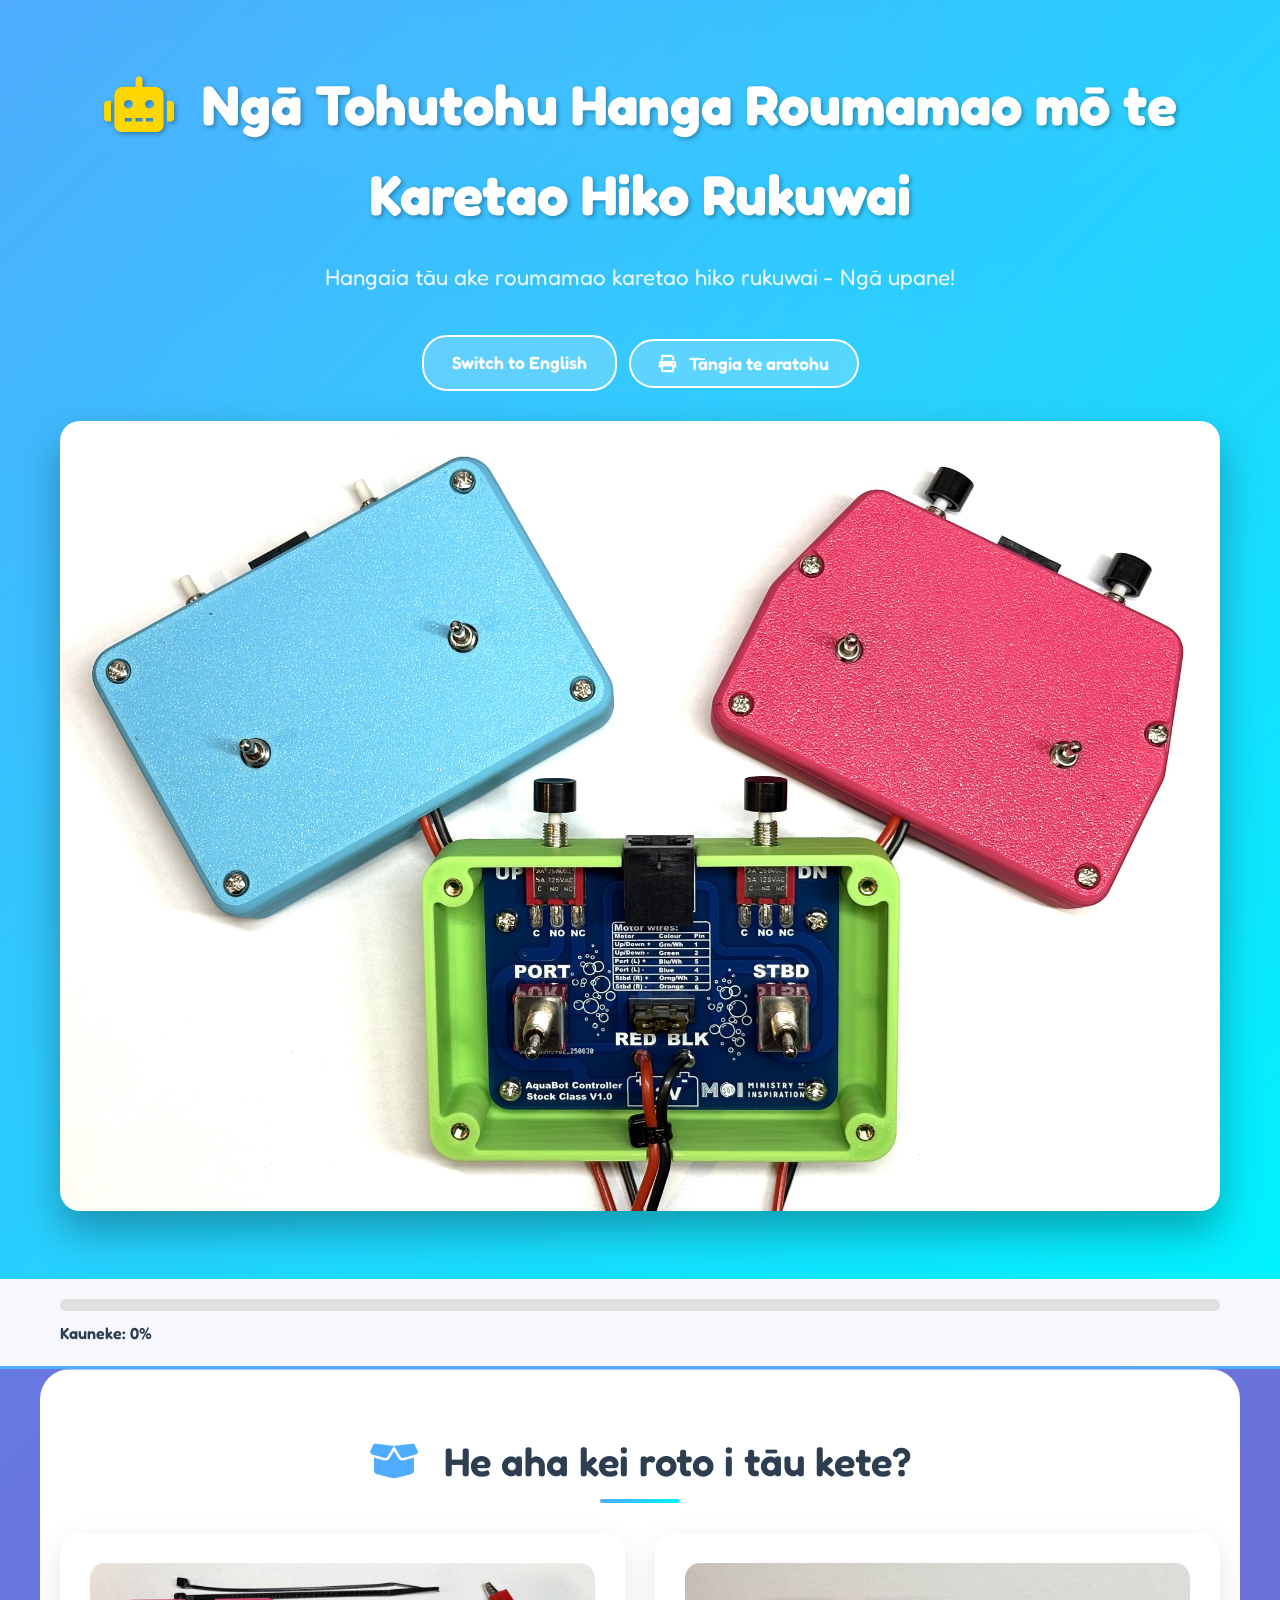
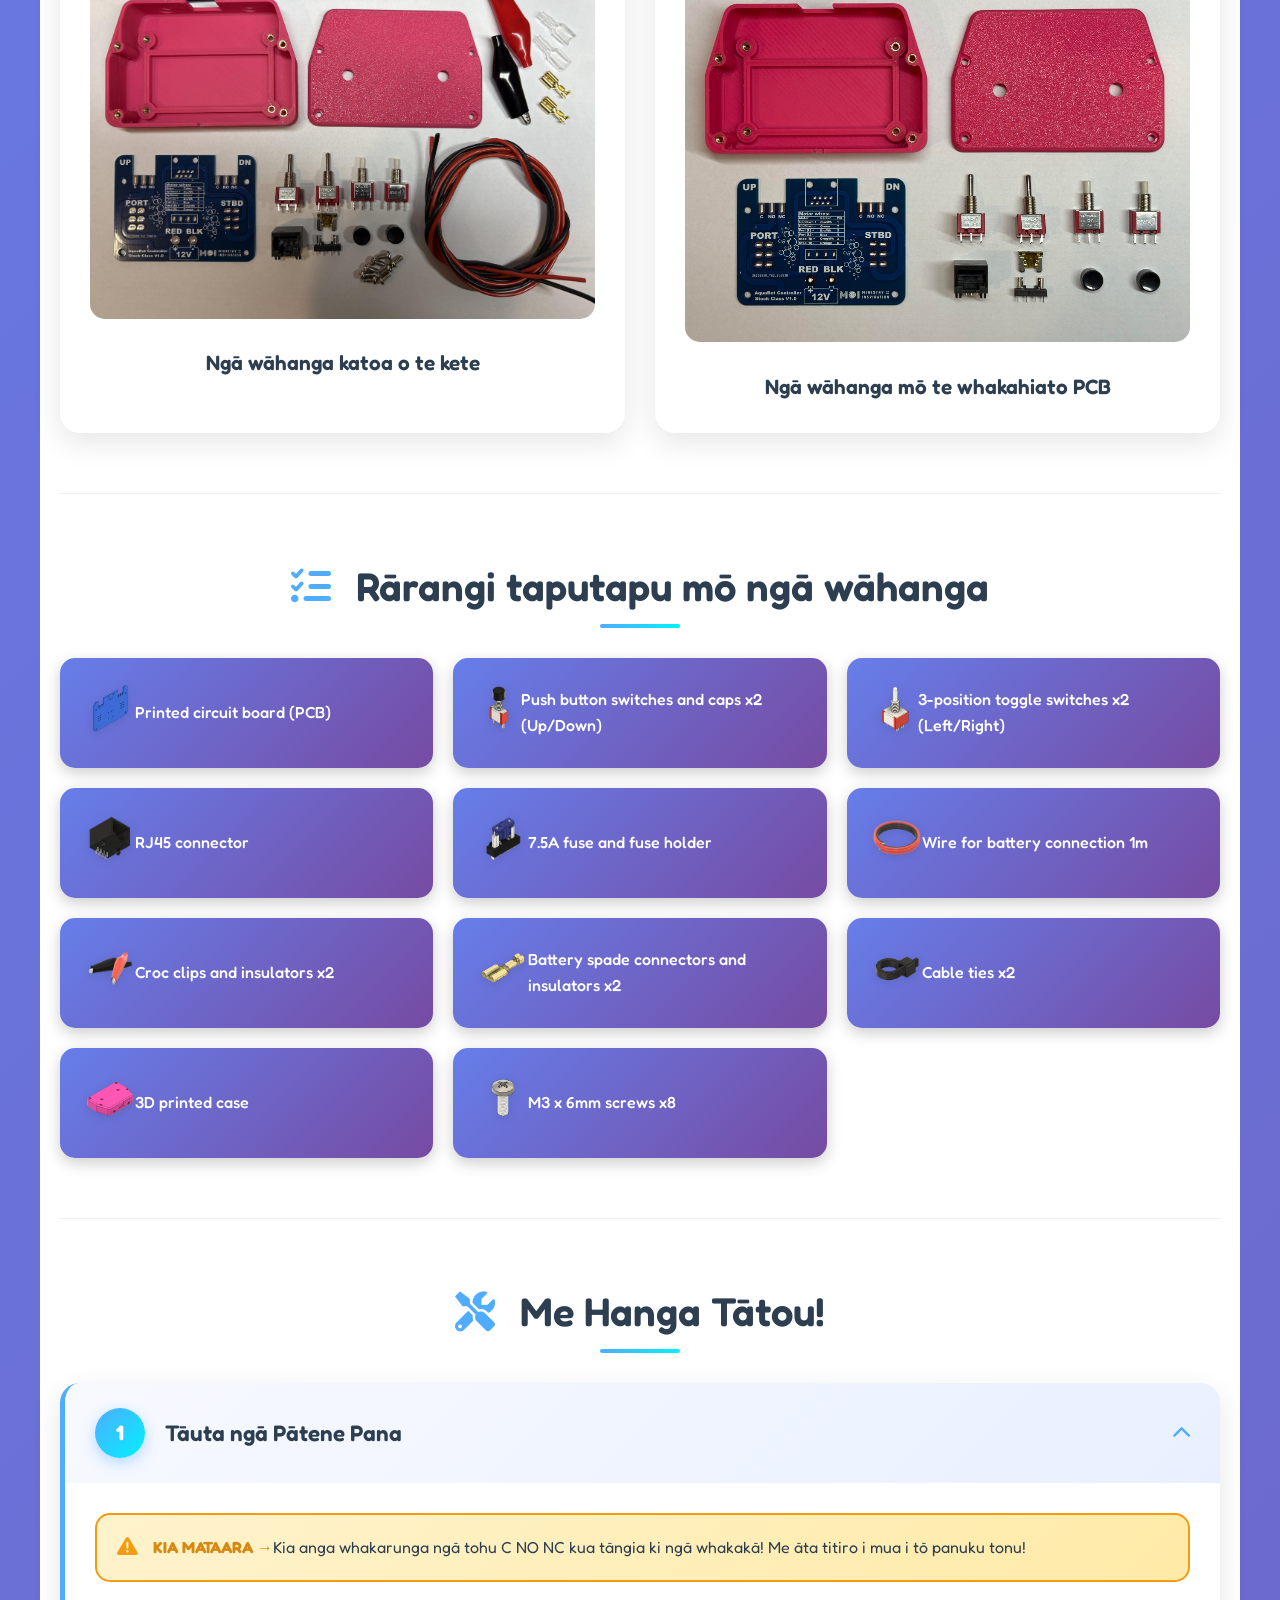
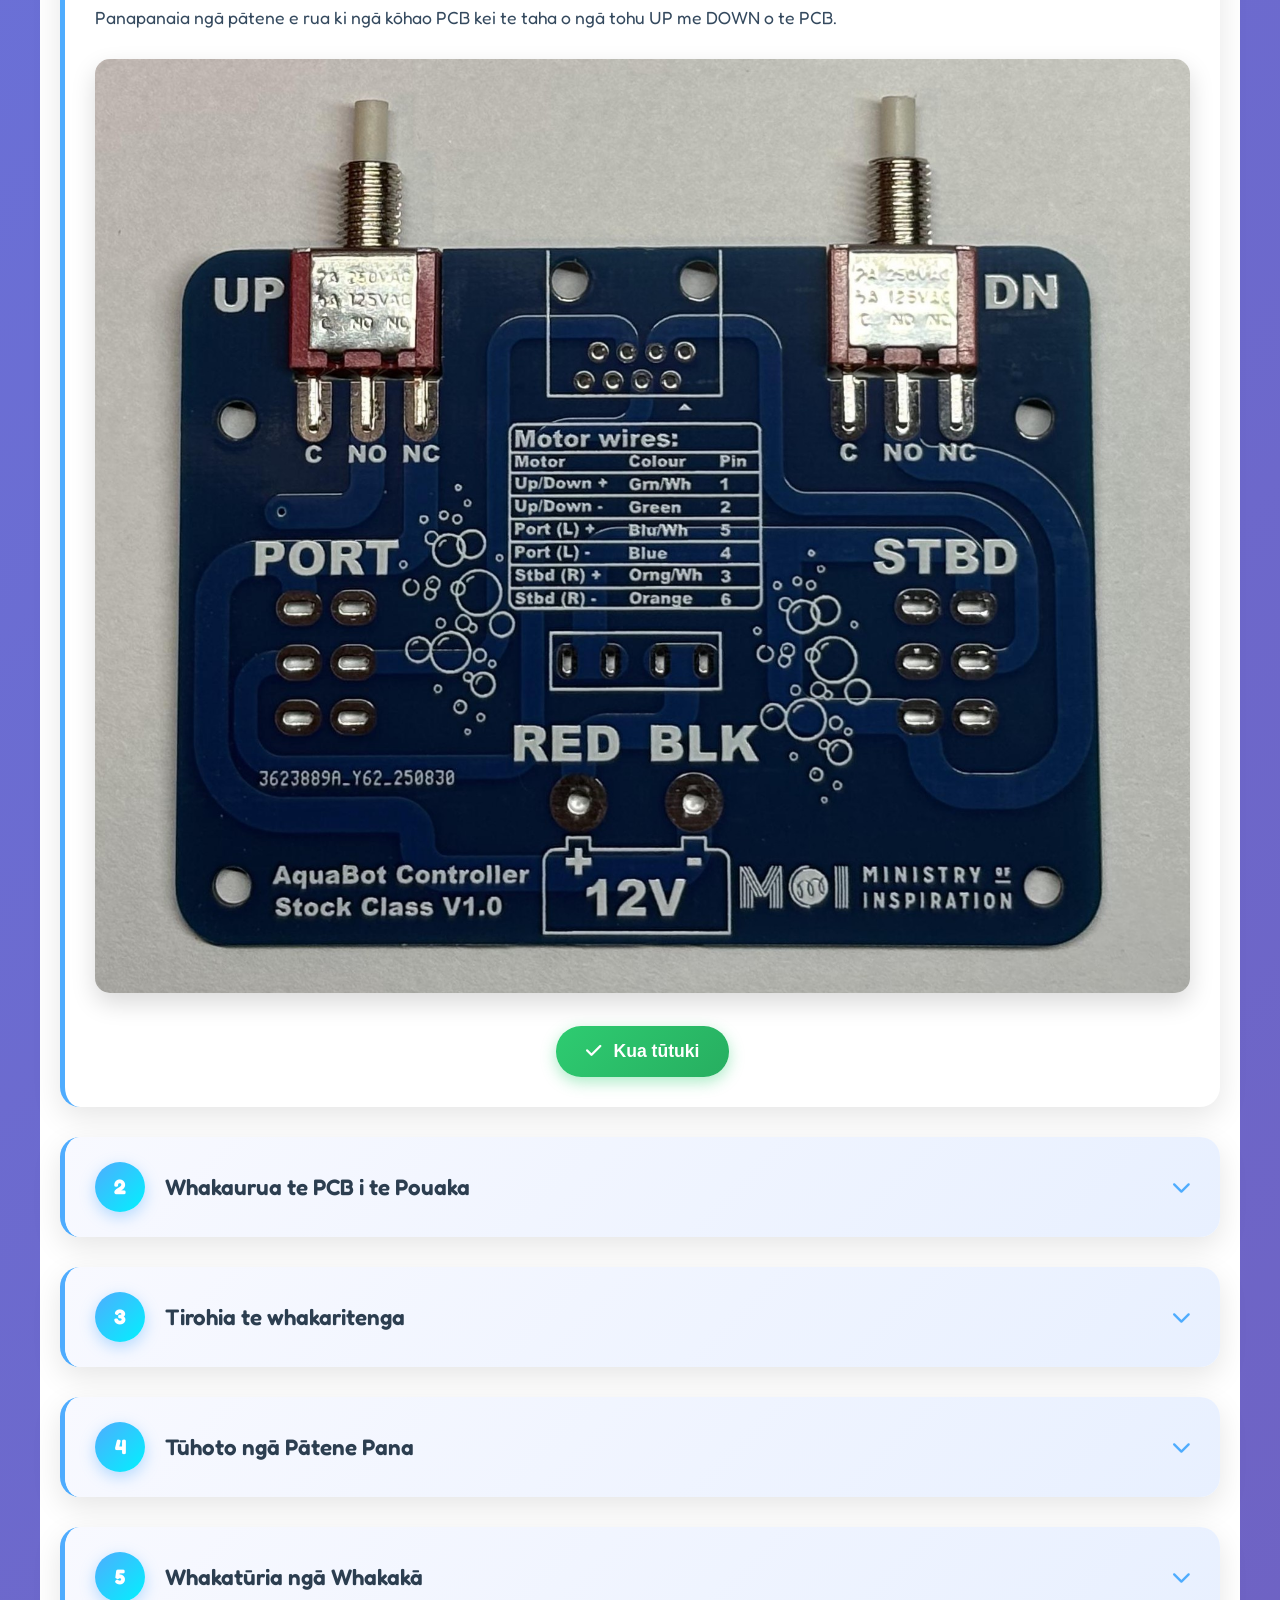
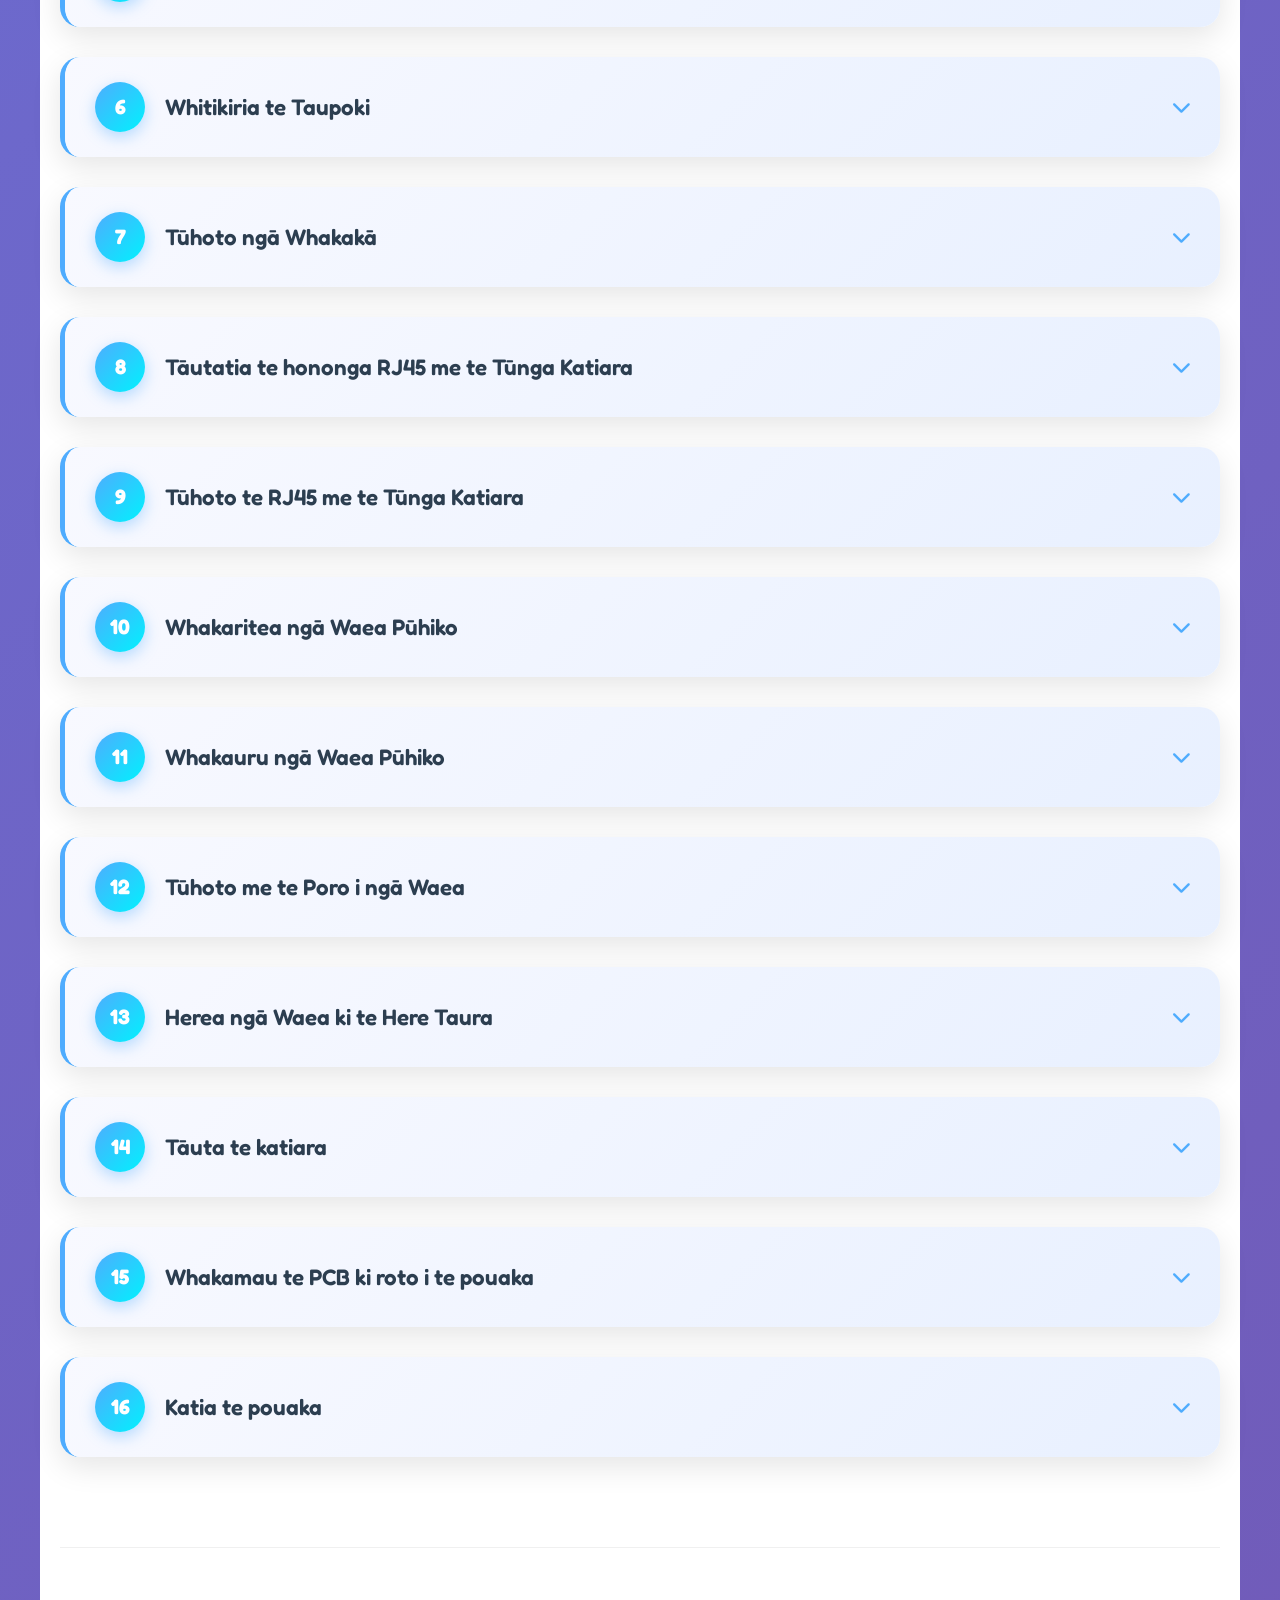
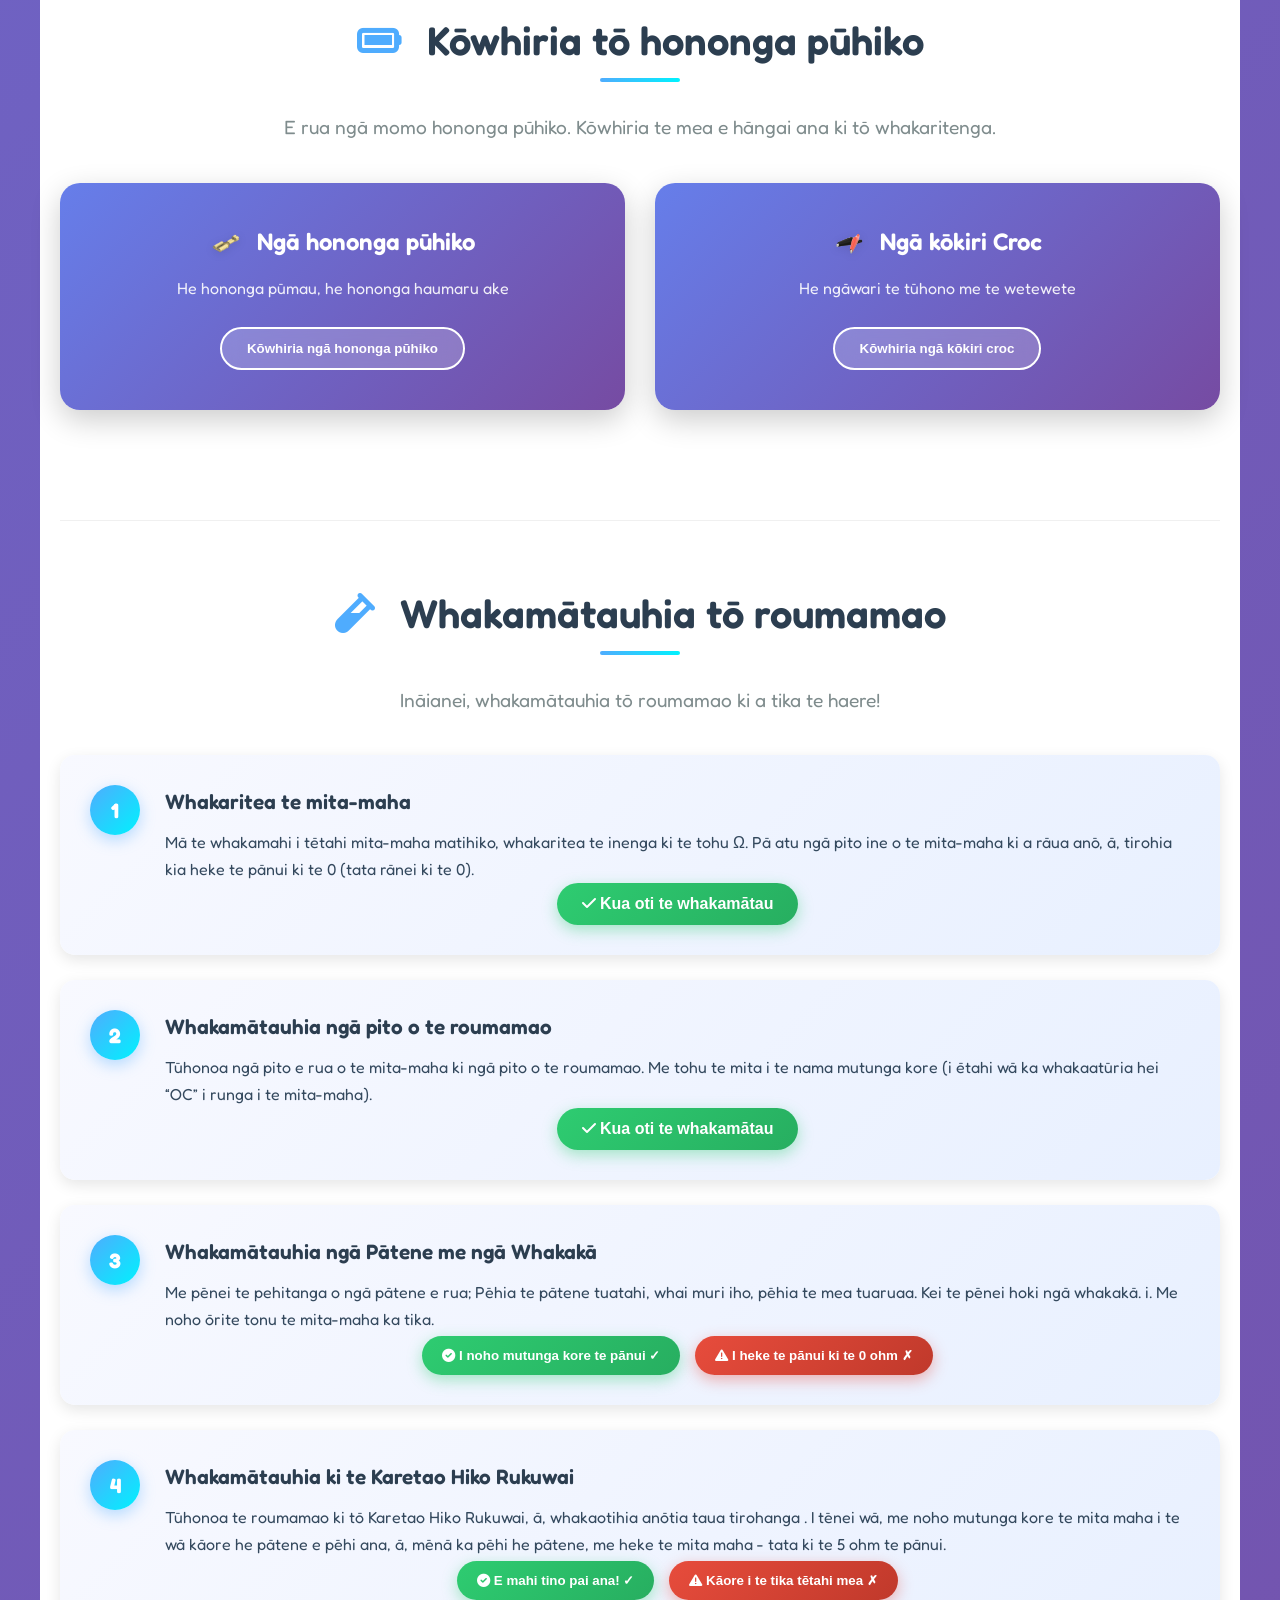
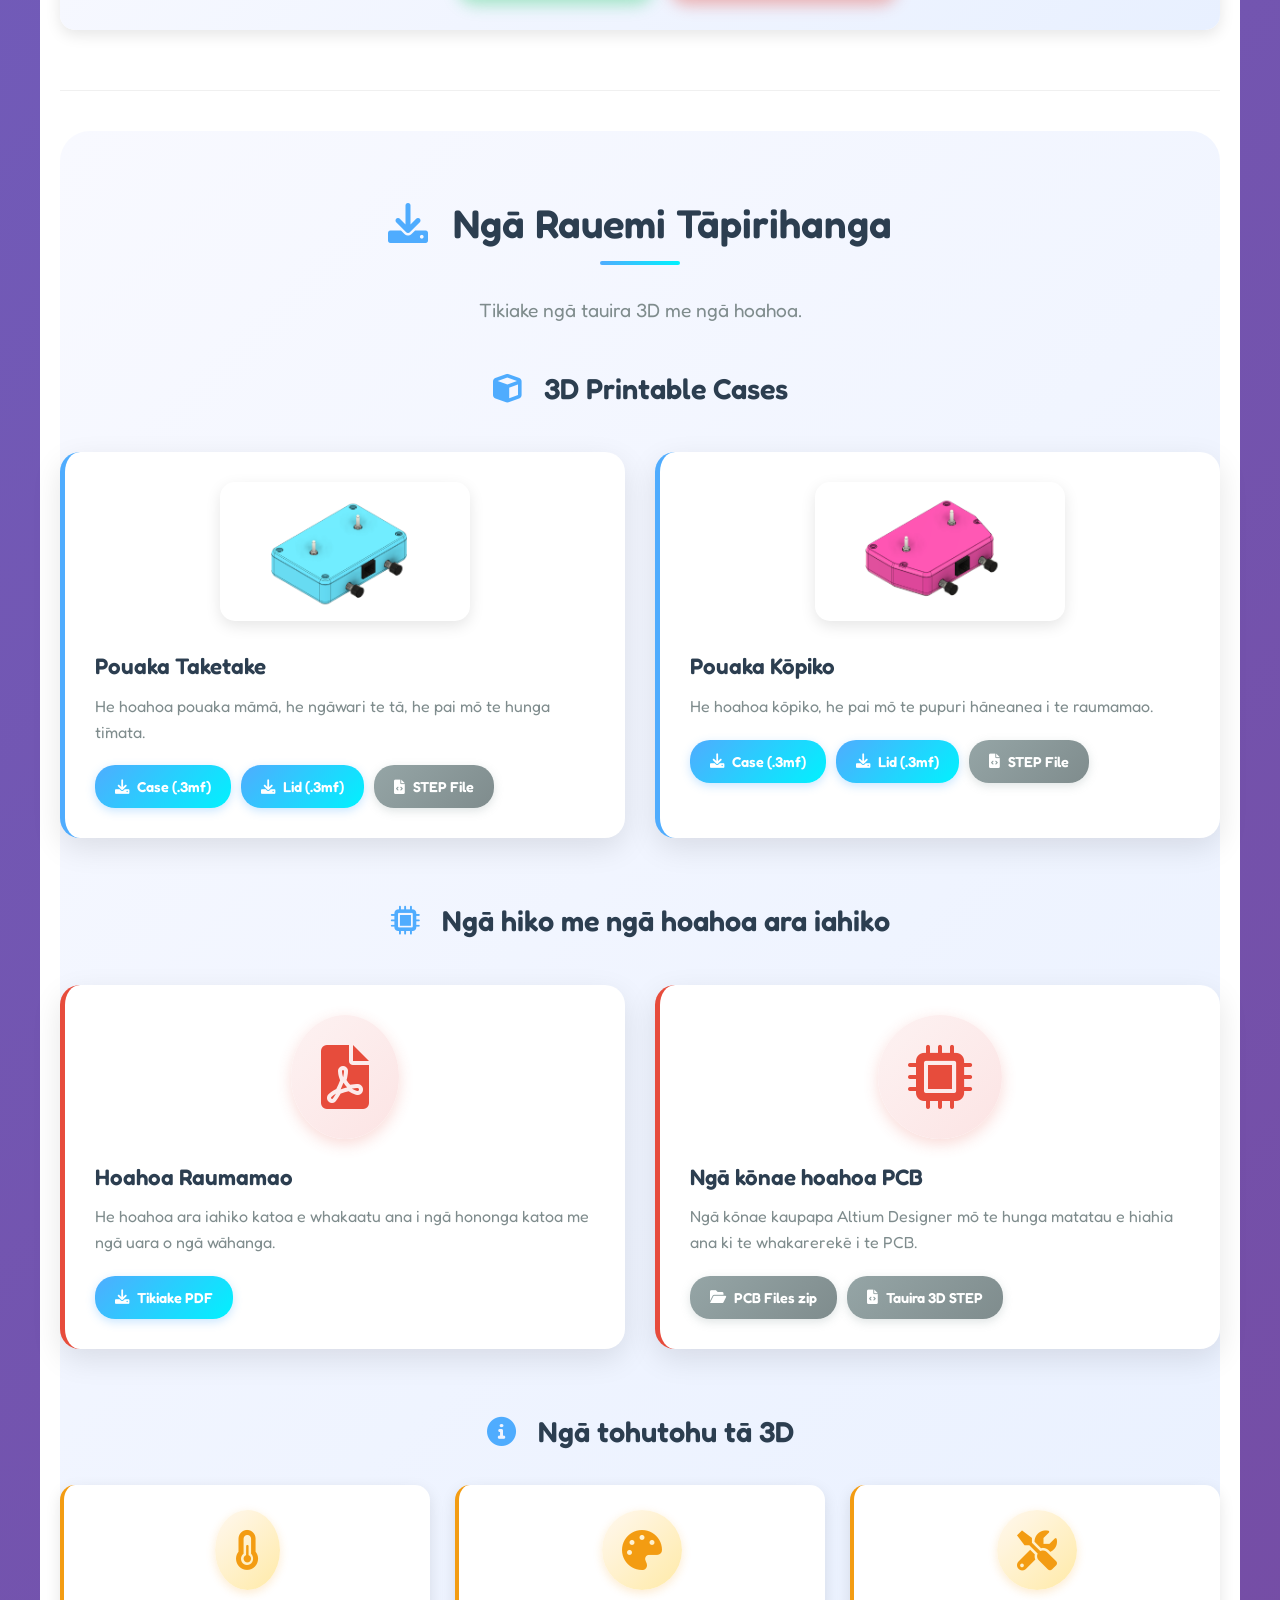
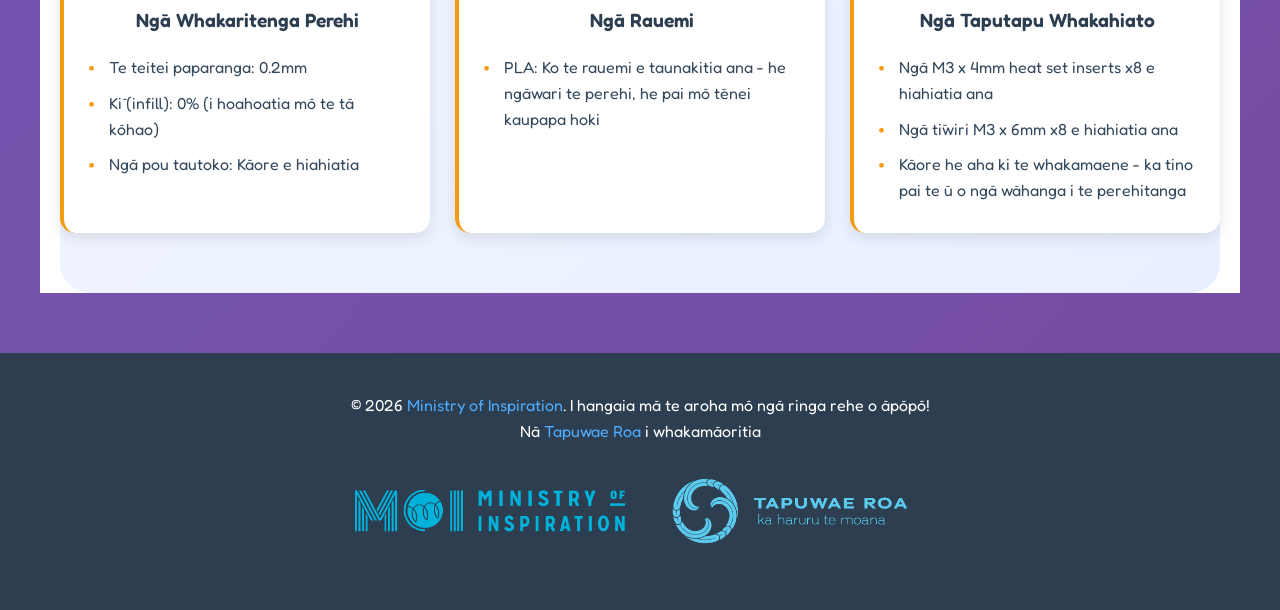
<file: mi/index.html>
<!DOCTYPE html>
<html lang="mi">
<head>
    <meta charset="UTF-8">
    <meta name="viewport" content="width=device-width, initial-scale=1.0">
    <title>Ngā Tohutohu Hanga Roumamao mō te Karetao Hiko Rukuwai</title>
    <link rel="icon" href="../favicon.ico" type="image/x-icon">
    <link rel="stylesheet" href="../styles.css">
    <link href="https://fonts.googleapis.com/css2?family=Fredoka:wght@300;400;500;600;700&display=swap" rel="stylesheet">
    <link rel="stylesheet" href="https://cdnjs.cloudflare.com/ajax/libs/font-awesome/6.0.0/css/all.min.css">
</head>
<body>
    <header class="hero-section">
        <div class="container">
            <h1 class="main-title">
                <i class="fas fa-robot"></i>
                Ngā Tohutohu Hanga Roumamao mō te Karetao Hiko Rukuwai
            </h1>
            <p class="subtitle">Hangaia tāu ake roumamao karetao hiko rukuwai - Ngā upane!</p>
            <div class="hero-buttons">
                <a class="btn-lang" href="../index.html">Switch to English</a>
                <button class="btn-print" onclick="printGuide()">
                    <i class="fas fa-print"></i>
                    Tāngia te aratohu
                </button>
            </div>
            <div class="print-qr">
                <img src="../images/qr-code.png" alt="QR code to web version" class="qr-img">
                <p>Tirohia hei toro atu ki te pūtiro tukutuku pāhekoheko</p>
            </div>
            <div class="hero-image">
                <img src="../images/Controllers.jpeg" alt="Completed AquaBot Controllers" class="hero-img">
            </div>
        </div>
    </header>

    <nav class="progress-nav" id="progressNav">
        <div class="container">
            <div class="progress-bar">
                <div class="progress-fill" id="progressFill"></div>
            </div>
            <div class="progress-controls">
                <p class="progress-text">Kauneke: <span id="progressPercent">0%</span></p>
                <button class="btn-start-again" id="startAgainBtn" onclick="startAgain()" style="display: none;">
                    <i class="fas fa-refresh"></i>
                    Tīmata anō
                </button>
            </div>
        </div>
    </nav>

    <main class="container">
        <!-- Kit Overview Section -->
        <section class="section kit-overview">
            <h2 class="section-title">
                <i class="fas fa-box-open"></i>
                He aha kei roto i tāu kete?
            </h2>
            <div class="kit-images">
                <div class="kit-image-card">
                    <img src="../images/Kit parts.jpeg" alt="Ngā wāhanga katoa o te kete" class="kit-img">
                    <h3>Ngā wāhanga katoa o te kete</h3>
                </div>
                <div class="kit-image-card">
                    <img src="../images/PCB parts.jpeg" alt="Ngā wāhanga mō te whakahiato PCB" class="kit-img">
                    <h3>Ngā wāhanga mō te whakahiato PCB</h3>
                </div>
            </div>
        </section>

        <!-- Parts List Section -->
        <section class="section parts-list">
            <h2 class="section-title">
                <i class="fas fa-list-check"></i>
                Rārangi taputapu mō ngā wāhanga
            </h2>
            <div class="parts-grid">
                <div class="part-item">
                    <img src="../images/icons/PCB.png" alt="PCB" class="part-icon">
                    <span>Printed circuit board (PCB)</span>
                </div>
                <div class="part-item">
                    <img src="../images/icons/pushBtn.png" alt="Push Button" class="part-icon">
                    <span>Push button switches and caps x2 (Up/Down)</span>
                </div>
                <div class="part-item">
                    <img src="../images/icons/switch.png" alt="Toggle Switch" class="part-icon">
                    <span>3-position toggle switches x2 (Left/Right)</span>
                </div>
                <div class="part-item">
                    <img src="../images/icons/RJ45.png" alt="RJ45 Connector" class="part-icon">
                    <span>RJ45 connector</span>
                </div>
                <div class="part-item">
                    <img src="../images/icons/fuse.png" alt="Fuse" class="part-icon">
                    <span>7.5A fuse and fuse holder</span>
                </div>
                <div class="part-item">
                    <img src="../images/icons/wire.png" alt="Wire" class="part-icon">
                    <span>Wire for battery connection 1m</span>
                </div>
                <div class="part-item">
                    <img src="../images/icons/crocClips.png" alt="Crocodile Clips" class="part-icon">
                    <span>Croc clips and insulators x2</span>
                </div>
                <div class="part-item">
                    <img src="../images/icons/spadeTerm.png" alt="Spade Terminals" class="part-icon">
                    <span>Battery spade connectors and insulators x2</span>
                </div>
                <div class="part-item">
                    <img src="../images/icons/cableTie.png" alt="Cable Tie" class="part-icon">
                    <span>Cable ties x2</span>
                </div>
                <div class="part-item">
                    <img src="../images/icons/case.png" alt="3D Printed Case" class="part-icon">
                    <span>3D printed case</span>
                </div>
                <div class="part-item">
                    <img src="../images/icons/screw.png" alt="Screw" class="part-icon">
                    <span>M3 x 6mm screws x8</span>
                </div>
            </div>
        </section>

        <!-- Build Steps Section -->
        <section class="section build-steps">
            <h2 class="section-title">
                <i class="fas fa-tools"></i>
                Me Hanga Tātou!
            </h2>
            
            <!-- Step 1 -->
            <div class="step-card" data-step="1">
                <div class="step-header">
                    <div class="step-number">1</div>
                    <h3>Tāuta ngā Pātene Pana</h3>
                    <div class="step-toggle">
                        <i class="fas fa-chevron-down"></i>
                    </div>
                </div>
                <div class="step-content">
                    <div class="step-text">
                        <div class="warning-box">
                            <i class="fas fa-exclamation-triangle"></i>
                            <strong>KIA MATAARA →</strong> Kia anga whakarunga ngā tohu C NO NC kua tāngia ki ngā whakakā! Me āta titiro  i mua i tō panuku tonu!
                        </div>
                        <p>Panapanaia ngā pātene e rua ki ngā kōhao PCB kei te taha o ngā tohu UP me DOWN o te PCB.</p>
                    </div>
                    <div class="step-image">
                        <img src="../images/1.jpeg" alt="Step 1: Installing push button switches" class="step-img">
                    </div>
                    <div class="step-actions">
                        <button class="btn-complete" onclick="completeStep(1)">
                            <i class="fas fa-check"></i>
                            Kua tūtuki
                        </button>
                    </div>
                </div>
            </div>

            <!-- Step 2 -->
            <div class="step-card" data-step="2">
                <div class="step-header">
                    <div class="step-number">2</div>
                    <h3>Whakaurua te PCB i te Pouaka</h3>
                    <div class="step-toggle">
                        <i class="fas fa-chevron-down"></i>
                    </div>
                </div>
                <div class="step-content">
                    <div class="step-text">
                        <p>Kia tūpato,  āta whakaurua o te PCB ki roto i te  3D printed case, kia kuhu ai ngā pātene mā ngā kohao o mua.</p>
                    </div>
                    <div class="step-image">
                        <img src="../images/2.jpeg" alt="Step 2: Placing PCB in case" class="step-img">
                    </div>
                    <div class="step-actions">
                        <button class="btn-complete" onclick="completeStep(2)">
                            <i class="fas fa-check"></i>
                            Kua tūtuki
                        </button>
                    </div>
                </div>
            </div>

            <!-- Step 3 -->
            <div class="step-card" data-step="3">
                <div class="step-header">
                    <div class="step-number">3</div>
                    <h3>Tirohia te whakaritenga</h3>
                    <div class="step-toggle">
                        <i class="fas fa-chevron-down"></i>
                    </div>
                </div>
                <div class="step-content">
                    <div class="step-text">
                        <p>Tirohia kia tika te whakarārangi o ngā wāhanga katoa, ā, kia tōtika hoki ngā pātene. Ka taea te whakamahi ētahi tīwiri hei pupuri i te PCB.</p>
                    </div>
                    <div class="step-image">
                        <img src="../images/3.jpeg" alt="Step 3: Checking alignment" class="step-img">
                    </div>
                    <div class="step-actions">
                        <button class="btn-complete" onclick="completeStep(3)">
                            <i class="fas fa-check"></i>
                            Kua tūtuki
                        </button>
                    </div>
                </div>
            </div>

            <!-- Step 4 -->
            <div class="step-card" data-step="4">
                <div class="step-header">
                    <div class="step-number">4</div>
                    <h3>Tūhoto ngā Pātene Pana</h3>
                    <div class="step-toggle">
                        <i class="fas fa-chevron-down"></i>
                    </div>
                </div>
                <div class="step-content">
                    <div class="step-text">
                        <div class="warning-box">
                            <i class="fas fa-exclamation-triangle"></i>
                            <strong>Āta tirohia →</strong> Me anga whakarunga tonu ngā tohu C NO NC!
                        </div>
                        <p>Tūhoto ngā pātene kia mau. Tangohia te PCB i te pouaka i muri i tēnei mahi.</p>
                    </div>
                    <div class="step-images">
                        <img src="../images/4A.jpeg" alt="Step 4A: Soldering preparation" class="step-img">
                        <img src="../images/4B.jpeg" alt="Step 4B: Soldering process" class="step-img">
                        <img src="../images/4C.jpeg" alt="Step 4C: Completed soldering" class="step-img">
                    </div>
                    <div class="step-actions">
                        <button class="btn-complete" onclick="completeStep(4)">
                            <i class="fas fa-check"></i>
                            Kua tūtuki
                        </button>
                    </div>
                </div>
            </div>

            <!-- Step 5 -->
            <div class="step-card" data-step="5">
                <div class="step-header">
                    <div class="step-number">5</div>
                    <h3>Whakatūria ngā Whakakā</h3>
                    <div class="step-toggle">
                        <i class="fas fa-chevron-down"></i>
                    </div>
                </div>
                <div class="step-content">
                    <div class="step-text">
                        <p>E rua ngā whakakā tūnga-toru. Whakatūria ki ngā kōhao o te PCB kei te taha o ngā tohu PORT me STBD. Kāore he take mō te ahunga o ngā whakakā.</p>
                    </div>
                    <div class="step-image">
                        <img src="../images/5.jpeg" alt="Step 5: Installing toggle switches" class="step-img">
                    </div>
                    <div class="step-actions">
                        <button class="btn-complete" onclick="completeStep(5)">
                            <i class="fas fa-check"></i>
                            Kua tūtuki
                        </button>
                    </div>
                </div>
            </div>

            <!-- Step 6 -->
            <div class="step-card" data-step="6">
                <div class="step-header">
                    <div class="step-number">6</div>
                    <h3>Whitikiria te Taupoki</h3>
                    <div class="step-toggle">
                        <i class="fas fa-chevron-down"></i>
                    </div>
                </div>
                <div class="step-content">
                    <div class="step-text">
                        <p>Whitikiria te taupoki ki runga i ngā whakakā e rua kia pupuri ai i te tūnga tika. Hurihia koaro te PCB me te taupoki, ā, whakatakotoria ki runga i te pouaka ki te noho whakararo taupoki.</p>
                    </div>
                    <div class="step-image">
                        <img src="../images/6.jpeg" alt="Step 6: Positioning case lid" class="step-img">
                    </div>
                    <div class="step-actions">
                        <button class="btn-complete" onclick="completeStep(6)">
                            <i class="fas fa-check"></i>
                            Kua tūtuki
                        </button>
                    </div>
                </div>
            </div>

            <!-- Step 7 -->
            <div class="step-card" data-step="7">
                <div class="step-header">
                    <div class="step-number">7</div>
                    <h3>Tūhoto ngā Whakakā</h3>
                    <div class="step-toggle">
                        <i class="fas fa-chevron-down"></i>
                    </div>
                </div>
                <div class="step-content">
                    <div class="step-text">
                        <p>Puritia te PCB kia papatahi (tērā pea ma tētahi atu e āwhina), tūhototia ngā whakakā. I ētahi wā he pai ake te tūhoto i tētahi waewae kotahi o te whakakā, kātahi ka hiki ake te papa hei tirotiro mēnā kei te tōtika.</p>
                    </div>
                    <div class="step-image">
                        <img src="../images/7.jpeg" alt="Step 7: Soldering toggle switches" class="step-img">
                    </div>
                    <div class="step-actions">
                        <button class="btn-complete" onclick="completeStep(7)">
                            <i class="fas fa-check"></i>
                            Kua tūtuki
                        </button>
                    </div>
                </div>
            </div>

            <!-- Step 8 -->
            <div class="step-card" data-step="8">
                <div class="step-header">
                    <div class="step-number">8</div>
                    <h3>Tāutatia te hononga RJ45 me te Tūnga Katiara</h3>
                    <div class="step-toggle">
                        <i class="fas fa-chevron-down"></i>
                    </div>
                </div>
                <div class="step-content">
                    <div class="step-text">
                        <p>Pēhia te hononga RJ45 me te Tūnga Katiara, ko te manako kia tuturu te mau.</p>
                    </div>
                    <div class="step-image">
                        <img src="../images/8.jpeg" alt="Step 8: Installing RJ45 and fuse holder" class="step-img">
                    </div>
                    <div class="step-actions">
                        <button class="btn-complete" onclick="completeStep(8)">
                            <i class="fas fa-check"></i>
                            Kua tūtuki
                        </button>
                    </div>
                </div>
            </div>

            <!-- Step 9 -->
            <div class="step-card" data-step="9">
                <div class="step-header">
                    <div class="step-number">9</div>
                    <h3>Tūhoto te RJ45 me te Tūnga Katiara</h3>
                    <div class="step-toggle">
                        <i class="fas fa-chevron-down"></i>
                    </div>
                </div>
                <div class="step-content">
                    <div class="step-text">
                        <p>Hurihia te PCB, kātahi ka tūhoto i te hononga RJ45 me te Tūnga Katiara.</p>
                    </div>
                    <div class="step-image">
                        <img src="../images/9.jpeg" alt="Step 9: Soldering RJ45 and fuse holder" class="step-img">
                    </div>
                    <div class="step-actions">
                        <button class="btn-complete" onclick="completeStep(9)">
                            <i class="fas fa-check"></i>
                            Kua tūtuki
                        </button>
                    </div>
                </div>
            </div>

            <!-- Step 10 -->
            <div class="step-card" data-step="10">
                <div class="step-header">
                    <div class="step-number">10</div>
                    <h3>Whakaritea ngā Waea Pūhiko</h3>
                    <div class="step-toggle">
                        <i class="fas fa-chevron-down"></i>
                    </div>
                </div>
                <div class="step-content">
                    <div class="step-text">
                        <p>Huraina te hiako  (tata ki te 5mm) i ngā pito o te waea mō te hononga pūhiko, ā, takawiria ngā pito o te waea kia tōtika ai ngā whenu katoa. Kātahi, kia āta whakauru ngā waea ki ngā kōhao o te PCB.</p>
                    </div>
                    <div class="step-image">
                        <img src="../images/10.jpeg" alt="Step 10: Preparing battery wires" class="step-img">
                    </div>
                    <div class="step-actions">
                        <button class="btn-complete" onclick="completeStep(10)">
                            <i class="fas fa-check"></i>
                            Kua tūtuki
                        </button>
                    </div>
                </div>
            </div>

            <!-- Step 11 -->
            <div class="step-card" data-step="11">
                <div class="step-header">
                    <div class="step-number">11</div>
                    <h3>Whakauru ngā Waea Pūhiko</h3>
                    <div class="step-toggle">
                        <i class="fas fa-chevron-down"></i>
                    </div>
                </div>
                <div class="step-content">
                    <div class="step-text">
                        <p>Kia āta hurihia kōaro te PCB, me te pupuri tonu i ngā waea kia noho pūmau ki tō rātou wāhi. Tērā pea kia takitahi te whakauru i ngā waea mēnā ka paheke tonu ki waho.</p>
                    </div>
                    <div class="step-image">
                        <img src="../images/11.jpeg" alt="Step 11: Inserting battery wires" class="step-img">
                    </div>
                    <div class="step-actions">
                        <button class="btn-complete" onclick="completeStep(11)">
                            <i class="fas fa-check"></i>
                            Kua tūtuki
                        </button>
                    </div>
                </div>
            </div>

            <!-- Step 12 -->
            <div class="step-card" data-step="12">
                <div class="step-header">
                    <div class="step-number">12</div>
                    <h3>Tūhoto me te Poro i ngā Waea</h3>
                    <div class="step-toggle">
                        <i class="fas fa-chevron-down"></i>
                    </div>
                </div>
                <div class="step-content">
                    <div class="step-text">
                        <p>Tūhototia ngā waea kia pūmau ai ki ō rātou wāhi, ā, poroa ngā pito mēnā e roa rawa ana te puta ki waho.</p>
                    </div>
                    <div class="step-images">
                        <img src="../images/12A.jpeg" alt="Step 12A: Soldering wires" class="step-img">
                        <img src="../images/12B.jpeg" alt="Step 12B: Trimming wire ends" class="step-img">
                    </div>
                    <div class="step-actions">
                        <button class="btn-complete" onclick="completeStep(12)">
                            <i class="fas fa-check"></i>
                            Kua tūtuki
                        </button>
                    </div>
                </div>
            </div>

            <!-- Step 13 -->
            <div class="step-card" data-step="13">
                <div class="step-header">
                    <div class="step-number">13</div>
                    <h3>Herea ngā Waea ki te Here Taura</h3>
                    <div class="step-toggle">
                        <i class="fas fa-chevron-down"></i>
                    </div>
                </div>
                <div class="step-content">
                    <div class="step-text">
                        <p>Retia ngā waea  i tētahi here taura , tata ki te 25mm te tawhiti mai i te wāhi i tūhototia ai ki te PCB. Mā konei e whakamutu  i te kumetanga o ngā waea i te hononga tūhoto, kia kore ai te hononga e whati i a koe e toa ana i te whakataetae!</p>
                    </div>
                    <div class="step-image">
                        <img src="../images/13.jpeg" alt="Step 13: Securing wires with cable tie" class="step-img">
                    </div>
                    <div class="step-actions">
                        <button class="btn-complete" onclick="completeStep(13)">
                            <i class="fas fa-check"></i>
                            Kua tūtuki
                        </button>
                    </div>
                </div>
            </div>

            <!-- Step 14 -->
            <div class="step-card" data-step="14">
                <div class="step-header">
                    <div class="step-number">14</div>
                    <h3>Tāuta te katiara</h3>
                    <div class="step-toggle">
                        <i class="fas fa-chevron-down"></i>
                    </div>
                </div>
                <div class="step-content">
                    <div class="step-text">
                        <p>Pēhia te katiara kia noho ki roto i te tūnga katiara.</p>
                    </div>
                    <div class="step-image">
                        <img src="../images/14.jpeg" alt="Step 14: Installing fuse" class="step-img">
                    </div>
                    <div class="step-actions">
                        <button class="btn-complete" onclick="completeStep(14)">
                            <i class="fas fa-check"></i>
                            Kua tūtuki
                        </button>
                    </div>
                </div>
            </div>

            <!-- Step 15 -->
            <div class="step-card" data-step="15">
                <div class="step-header">
                    <div class="step-number">15</div>
                    <h3>Whakamau te PCB ki roto i te pouaka</h3>
                    <div class="step-toggle">
                        <i class="fas fa-chevron-down"></i>
                    </div>
                </div>
                <div class="step-content">
                    <div class="step-text">
                        <p>Whakatūria anō te PCB ki roto i te 3D printed case, ā, whakamaua ki ngā tīwiri e whā.</p>
                    </div>
                    <div class="step-image">
                        <img src="../images/15.jpeg" alt="Step 15: Securing PCB in case" class="step-img">
                    </div>
                    <div class="step-actions">
                        <button class="btn-complete" onclick="completeStep(15)">
                            <i class="fas fa-check"></i>
                            Kua tūtuki
                        </button>
                    </div>
                </div>
            </div>

            <!-- Step 16 -->
            <div class="step-card" data-step="16">
                <div class="step-header">
                    <div class="step-number">16</div>
                    <h3>Katia te pouaka</h3>
                    <div class="step-toggle">
                        <i class="fas fa-chevron-down"></i>
                    </div>
                </div>
                <div class="step-content">
                    <div class="step-text">
                        <p>Me whakarite kia takoto ngā waea ki runga i te kōhao o runga o te pouaka, kātahi ka whitiki te taupoki, ā, whakamaua ki ngā tīwiri e whā.</p>
                    </div>
                    <div class="step-image">
                        <img src="../images/16.jpeg" alt="Step 16: Closing the case" class="step-img">
                    </div>
                    <div class="step-actions">
                        <button class="btn-complete" onclick="completeStep(16)">
                            <i class="fas fa-check"></i>
                            Kua tūtuki
                        </button>
                    </div>
                </div>
            </div>
        </section>

        <!-- Battery Connection Options -->
        <section class="section connection-options">
            <h2 class="section-title">
                <i class="fas fa-battery-full"></i>
                Kōwhiria tō hononga pūhiko
            </h2>
            <p class="section-description">E rua ngā momo hononga pūhiko. Kōwhiria te mea e hāngai ana ki tō whakaritenga.</p>
            
            <div class="connection-choice">
                <div class="choice-cards">
                    <div class="choice-card">
                        <h3><img src="../images/icons/spadeTerm.png" alt="Spade Terminals" class="choice-icon"> Ngā hononga pūhiko</h3>
                        <p>He hononga pūmau, he hononga haumaru ake</p>
                        <button class="choice-btn" onclick="showSteps('spade')">Kōwhiria ngā hononga pūhiko</button>
                    </div>
                    <div class="choice-card">
                        <h3><img src="../images/icons/crocClips.png" alt="Crocodile Clips" class="choice-icon"> Ngā kōkiri Croc</h3>
                        <p>He ngāwari te tūhono me te wetewete</p>
                        <button class="choice-btn" onclick="showSteps('croc')">Kōwhiria ngā kōkiri croc</button>
                    </div>
                </div>
            </div>

            <!-- Spade Connector Steps -->
            <div id="spade-steps" class="connection-steps" style="display: none;">
                <h3 class="connection-title">Ngā ūpane mō ngā hononga pūhiko</h3>
                <h3 class="connection-print-title">Kōwhiringa A: Hononga Pūhiko</h3>
                
                <!-- Step 17 -->
                <div class="step-card" data-step="17">
                    <div class="step-header">
                        <div class="step-number">17</div>
                        <h3>Tīni hononga pūhiko</h3>
                        <div class="step-toggle">
                            <i class="fas fa-chevron-down"></i>
                        </div>
                    </div>
                    <div class="step-content">
                        <div class="step-text">
                            <p>Mā te whakamahi i tētahi kōkiri hei pupuri i te hononga pūhiko, whakamahana i te wāhi hononga mā te pūwera tūhoto, ā, tāpirihia he tūhoto kia tīni ai.</p>
                        </div>
                        <div class="step-image">
                            <img src="../images/17.jpeg" alt="Step 17: Tinning spade connector" class="step-img">
                        </div>
                        <div class="step-actions">
                            <button class="btn-complete" onclick="completeStep(17)">
                                <i class="fas fa-check"></i>
                                Kua tūtuki
                            </button>
                        </div>
                    </div>
                </div>

                <!-- Step 18 -->
                <div class="step-card" data-step="18">
                    <div class="step-header">
                        <div class="step-number">18</div>
                        <h3>Whakaritea me te tīni i te waea</h3>
                        <div class="step-toggle">
                            <i class="fas fa-chevron-down"></i>
                        </div>
                    </div>
                    <div class="step-content">
                        <div class="step-text">
                            <p>Huraia te hiako (tata ki te 5mm) i ngā pito o te waea mō te hononga pūhiko, ā, tīni te pito o te waea ki tētahi paku tūhoto.</p>
                        </div>
                        <div class="step-image">
                            <img src="../images/18.jpeg" alt="Step 18: Preparing and tinning wire" class="step-img">
                        </div>
                        <div class="step-actions">
                            <button class="btn-complete" onclick="completeStep(18)">
                                <i class="fas fa-check"></i>
                                Kua tūtuki
                            </button>
                        </div>
                    </div>
                </div>

                <!-- Step 19 -->
                <div class="step-card" data-step="19">
                    <div class="step-header">
                        <div class="step-number">19</div>
                        <h3>Tūhotoa te waea ki te hononga pūhiko</h3>
                        <div class="step-toggle">
                            <i class="fas fa-chevron-down"></i>
                        </div>
                    </div>
                    <div class="step-content">
                        <div class="step-text">
                            <p>Kuhua tuatahitia te uhi kiriweti ki te waea, kātahi ka tūhotoa te waea ki te hononga pūhiko mā te whakamahana anō i te tūhoto, ā, puritia kia noho pūmau kia rewa katoa te tūhoto. Tangohia te wera, ā, puritia mō te 5 hēkona neke atu rānei kia mārō te tūhoto.</p>
                        </div>
                        <div class="step-image">
                            <img src="../images/19.jpeg" alt="Step 19: Soldering wire to spade connector" class="step-img">
                        </div>
                        <div class="step-actions">
                            <button class="btn-complete" onclick="completeStep(19)">
                                <i class="fas fa-check"></i>
                                Kua tūtuki
                            </button>
                        </div>
                    </div>
                </div>

                <!-- Step 20 -->
                <div class="step-card" data-step="20">
                    <div class="step-header">
                        <div class="step-number">20</div>
                        <h3>Kōpeketia ngā puku here waea</h3>
                        <div class="step-toggle">
                            <i class="fas fa-chevron-down"></i>
                        </div>
                    </div>
                    <div class="step-content">
                        <div class="step-text">
                            <p>Mā te whakamahi i ngā piere ihu-ngira, kōpeketia ngā puku here waea kia piri ki te hiako o te waea.</p>
                        </div>
                        <div class="step-images">
                            <img src="../images/20A.jpeg" alt="Step 20A: Crimping wire tabs" class="step-img">
                            <img src="../images/20B.jpeg" alt="Step 20B: Completed crimp" class="step-img">
                        </div>
                        <div class="step-actions">
                            <button class="btn-complete" onclick="completeStep(20)">
                                <i class="fas fa-check"></i>
                                Kua tūtuki
                            </button>
                        </div>
                    </div>
                </div>

                <!-- Step 21 -->
                <div class="step-card" data-step="21">
                    <div class="step-header">
                        <div class="step-number">21</div>
                        <h3>Tāuta te uhi kiriweti</h3>
                        <div class="step-toggle">
                            <i class="fas fa-chevron-down"></i>
                        </div>
                    </div>
                    <div class="step-content">
                        <div class="step-text">
                            <p>Kuhua te uhi kiriweti ki runga i te hononga pūhiko me ngā puku here, kātahi ka whakahoki anō i ngā ūpane 17-21 mō tētahi atu waea.</p>
                        </div>
                        <div class="step-images">
                            <img src="../images/21A.jpeg" alt="Step 21A: Installing insulated sleeve" class="step-img">
                            <img src="../images/21B.jpeg" alt="Step 21B: Completed spade connectors" class="step-img">
                        </div>
                        <div class="step-actions">
                            <button class="btn-complete" onclick="completeStep(21)">
                                <i class="fas fa-check"></i>
                                Kua tūtuki
                            </button>
                        </div>
                    </div>
                </div>
            </div>

            <!-- Croc Clip Steps -->
            <div id="croc-steps" class="connection-steps" style="display: none;">
                <h3 class="connection-title">Ngā ūpane mō ngā kōkiri croc</h3>
                <h3 class="connection-print-title">Kōwhiringa B: Kōkiri Croc</h3>
                
                <!-- Step 22 -->
                <div class="step-card" data-step="22">
                    <div class="step-header">
                        <div class="step-number">22</div>
                        <h3>Tīni kōkiri Croc</h3>
                        <div class="step-toggle">
                            <i class="fas fa-chevron-down"></i>
                        </div>
                    </div>
                    <div class="step-content">
                        <div class="step-text">
                            <p>Mā te whakamahi i tētahi kōkiri hei pupuri i te kōkiri croc, whakamahana i te wāhi hononga mā te pūwera tūhoto hei tīni i te hononga waea, ā, tāpirihia he tūhoto.</p>
                        </div>
                        <div class="step-image">
                            <img src="../images/22.jpeg" alt="Step 22: Tinning croc clip" class="step-img">
                        </div>
                        <div class="step-actions">
                            <button class="btn-complete" onclick="completeStep(22)">
                                <i class="fas fa-check"></i>
                                Kua tūtuki
                            </button>
                        </div>
                    </div>
                </div>

                <!-- Step 23 -->
                <div class="step-card" data-step="23">
                    <div class="step-header">
                        <div class="step-number">23</div>
                        <h3>Whakaritea te waea mō te kōkiri Croc</h3>
                        <div class="step-toggle">
                            <i class="fas fa-chevron-down"></i>
                        </div>
                    </div>
                    <div class="step-content">
                        <div class="step-text">
                            <p>Huraia te hiako (tata ki te 5mm) i ngā pito o te waea mō te hononga pūhiko, ā, whakakākahuria te pito o te waea ki tētahi paku tūhoto.</p>
                        </div>
                        <div class="step-image">
                            <img src="../images/23.jpeg" alt="Step 23: Preparing wire for croc clip" class="step-img">
                        </div>
                        <div class="step-actions">
                            <button class="btn-complete" onclick="completeStep(23)">
                                <i class="fas fa-check"></i>
                                Kua tūtuki
                            </button>
                        </div>
                    </div>
                </div>

                <!-- Step 24 -->
                <div class="step-card" data-step="24">
                    <div class="step-header">
                        <div class="step-number">24</div>
                        <h3>Kōpeketia te waea ki te kōkiri Croc</h3>
                        <div class="step-toggle">
                            <i class="fas fa-chevron-down"></i>
                        </div>
                    </div>
                    <div class="step-content">
                        <div class="step-text">
                            <p>Kuhua tuatahitia te uhi kiriweti kōkiri croc ki te waea, kātahi ka pupuri i te waea kia noho pūmau, ā, kōpeketia ngā puku here waea kia pēhi paku ai i te hiako o te waea.</p>
                        </div>
                        <div class="step-image">
                            <img src="../images/24.jpeg" alt="Step 24: Crimping wire to croc clip" class="step-img">
                        </div>
                        <div class="step-actions">
                            <button class="btn-complete" onclick="completeStep(24)">
                                <i class="fas fa-check"></i>
                                Kua tūtuki
                            </button>
                        </div>
                    </div>
                </div>

                <!-- Step 25 -->
                <div class="step-card" data-step="25">
                    <div class="step-header">
                        <div class="step-number">25</div>
                        <h3>Tūhotoa te hononga kōkiri Croc</h3>
                        <div class="step-toggle">
                            <i class="fas fa-chevron-down"></i>
                        </div>
                    </div>
                    <div class="step-content">
                        <div class="step-text">
                            <p>Tūhotoa te waea ki te kōkiri croc mā te whakamahana anō i te tūhoto, ā, puritia kia pūmae te waea ki tona tūranga kia rewa katoa.</p>
                        </div>
                        <div class="step-image">
                            <img src="../images/25.jpeg" alt="Step 25: Soldering croc clip connection" class="step-img">
                        </div>
                        <div class="step-actions">
                            <button class="btn-complete" onclick="completeStep(25)">
                                <i class="fas fa-check"></i>
                                Kua tūtuki
                            </button>
                        </div>
                    </div>
                </div>

                <!-- Step 26 -->
                <div class="step-card" data-step="26">
                    <div class="step-header">
                        <div class="step-number">26</div>
                        <h3>Whakaoti te whakahiato kōkiri Croc</h3>
                        <div class="step-toggle">
                            <i class="fas fa-chevron-down"></i>
                        </div>
                    </div>
                    <div class="step-content">
                        <div class="step-text">
                            <p>Kuhua te uhi kōkiri croc ki runga i ngā puku here waea, kātahi ka whakahoki anō i ngā ūpane  22-26 mō tētahi atu waea.</p>
                        </div>
                        <div class="step-image">
                            <img src="../images/26.jpeg" alt="Step 26: Finishing croc clip assembly" class="step-img">
                        </div>
                        <div class="step-actions">
                            <button class="btn-complete" onclick="completeStep(26)">
                                <i class="fas fa-check"></i>
                                Kua tūtuki
                            </button>
                        </div>
                    </div>
                </div>
            </div>
        </section>

        <!-- Testing Section -->
        <section class="section testing-section" id="testing-section">
            <h2 class="section-title">
                <i class="fas fa-vial"></i>
                Whakamātauhia tō roumamao
            </h2>
            <p class="section-description">Ināianei, whakamātauhia tō roumamao ki a tika te haere!</p>
            
            <div class="testing-steps">
                <div class="test-step" data-test="1">
                    <div class="test-number">1</div>
                    <div class="test-content">
                        <h3>Whakaritea te mita-maha</h3>
                        <p>Mā te whakamahi i tētahi mita-maha matihiko, whakaritea te inenga ki te tohu Ω. Pā atu ngā pito ine o te mita-maha ki a rāua anō, ā, tirohia kia heke te pānui ki te 0 (tata rānei ki te 0).</p>
                        <div class="test-actions">
                            <button class="btn-test-complete" onclick="completeTest(1)">
                                <i class="fas fa-check"></i>
                                Kua oti te whakamātau
                            </button>
                        </div>
                    </div>
                </div>
                <div class="test-step" data-test="2">
                    <div class="test-number">2</div>
                    <div class="test-content">
                        <h3>Whakamātauhia ngā pito o te roumamao</h3>
                        <p>Tūhonoa ngā pito e rua o te mita-maha ki ngā pito o te roumamao. Me tohu te mita  i te nama mutunga kore (i ētahi wā ka whakaatūria hei “OC” i runga i te mita-maha).</p>
                        <div class="test-actions">
                            <button class="btn-test-complete" onclick="completeTest(2)">
                                <i class="fas fa-check"></i>
                                Kua oti te whakamātau
                            </button>
                        </div>
                    </div>
                </div>
                <div class="test-step" data-test="3">
                    <div class="test-number">3</div>
                    <div class="test-content">
                        <h3>Whakamātauhia ngā Pātene me ngā Whakakā</h3>
                        <p>Me pēnei te pehitanga o ngā pātene e rua; Pēhia te pātene tuatahi, whai muri iho, pēhia te mea tuaruaa.   Kei te pēnei hoki ngā whakakā. i. Me noho ōrite tonu te mita-maha ka tika.</p>
                        <div class="test-result-options">
                            <button class="btn-test-pass" onclick="testResult(3, 'pass')">
                                <i class="fas fa-check-circle"></i>
                                I noho mutunga kore te pānui ✓
                            </button>
                            <button class="btn-test-fail" onclick="testResult(3, 'fail')">
                                <i class="fas fa-exclamation-triangle"></i>
                                I heke te pānui ki te 0 ohm ✗
                            </button>
                        </div>
                    </div>
                </div>
                <div class="test-step" data-test="4">
                    <div class="test-number">4</div>
                    <div class="test-content">
                        <h3>Whakamātauhia ki te Karetao Hiko Rukuwai</h3>
                        <p>Tūhonoa te roumamao ki tō Karetao Hiko Rukuwai, ā, whakaotihia anōtia taua tirohanga . I tēnei wā, me noho mutunga kore te mita maha i te wā kāore he pātene e pēhi ana, ā, mēnā ka pēhi he pātene, me heke te mita maha - tata ki te 5 ohm te pānui.</p>
                        <div class="test-result-options">
                            <button class="btn-test-pass" onclick="testResult(4, 'pass')">
                                <i class="fas fa-check-circle"></i>
                                E mahi tino pai ana! ✓
                            </button>
                            <button class="btn-test-fail" onclick="testResult(4, 'fail')">
                                <i class="fas fa-exclamation-triangle"></i>
                                Kāore i te tika tētahi mea ✗
                            </button>
                        </div>
                    </div>
                </div>
            </div>
            
            <div class="testing-complete" id="testing-complete" style="display: none;">
                <div class="success-message">
                    <h3><i class="fas fa-trophy"></i> Kua angitu katoa ngā whakamātau!</h3>
                    <p>Hūrō! Kei te tino pai te mahi a tō roumamao Karetao Hiko Rukuwai, ā, kua rite mō te whakahaere i tō karetao rukuwai!</p>
                    <button class="btn-celebrate" onclick="showFinalCelebration()">
                        <i class="fas fa-rocket"></i>
                        Whakanui i tō angitū!
                    </button>
                </div>
            </div>
        </section>

        <!-- Troubleshooting Section -->
        <section class="section troubleshooting-section" id="troubleshooting-section" style="display: none;">
            <h2 class="section-title">
                <i class="fas fa-wrench"></i>
                Raparongoā
            </h2>
            <p class="section-description">Kaua e māharahara! Me whakatika te raruraru kia tika pai ai te mahi a tō roumamao.</p>
            
            <div class="troubleshooting-steps">
                <div class="trouble-step">
                    <div class="trouble-icon">
                        <i class="fas fa-search"></i>
                    </div>
                    <div class="trouble-content">
                        <h3>Tirohia ō tūhoto</h3>
                        <p>Tuatahi – tirohia ki tō mahi tūhoto, kia kore ai tētahi hononga e pā atu ki tētahi atu. Mēnā ka kitea he hononga hē, whakamahana anō i te tūhoto mā te pūwera tūhoto mā, ā, tukuna kia heke atu te tūhoto tāpiri kia kore ai e hono ki tētahi atu hononga.</p>
                        <div class="trouble-actions">
                            <button class="btn-trouble-fixed" onclick="troubleFixed(1)">
                                <i class="fas fa-check"></i>
                                Kua whakatikahia tēnei raruraru
                            </button>
                        </div>
                    </div>
                </div>
                <div class="trouble-step">
                    <div class="trouble-icon">
                        <i class="fas fa-rotate"></i>
                    </div>
                    <div class="trouble-content">
                        <h3>Tirohia te ahunga o ngā whakakā</h3>
                        <p>Tirohia kia anga whakarunga ngā tohu C NO NC kua tāngia ki ngā pātene pana. Mēnā kāore, whakamahana marire i te tūhoto o ngā waewae e toru o te whakakā, kātahi ka huri kia tika te ahunga. Tērā pea me āwhina tētahi atu hoa i a koe, me whai i tētahi atu pūwera tūhoto hoki.</p>
                        <div class="trouble-actions">
                            <button class="btn-trouble-fixed" onclick="troubleFixed(2)">
                                <i class="fas fa-check"></i>
                                Kua whakatikahia tēnei raruraru
                            </button>
                        </div>
                    </div>
                </div>
                <div class="trouble-step">
                    <div class="trouble-icon">
                        <i class="fas fa-robot"></i>
                    </div>
                    <div class="trouble-content">
                        <h3>Tirohia tō Karetao Hiko Rukuwai</h3>
                        <p>Tirohia tō Karetao Hiko Rukuwai kia kore ai he waea kua whati, ā, kia kaua ngā pito konukura e pā ki a rātou anō, ki te anga pūkaha rānei.</p>
                        <div class="trouble-actions">
                            <button class="btn-trouble-fixed" onclick="troubleFixed(3)">
                                <i class="fas fa-check"></i>
                                Kua whakatikahia tēnei raruraru
                            </button>
                        </div>
                    </div>
                </div>
            </div>
            
            <div class="trouble-complete">
                <button class="btn-retest" onclick="retestController()">
                    <i class="fas fa-redo"></i>
                    Whakamātauhia anō tō roumamao
                </button>
            </div>
        </section>

        <!-- Resources Section -->
        <section class="section resources-section">
            <h2 class="section-title">
                <i class="fas fa-download"></i>
                Ngā Rauemi Tāpirihanga
            </h2>
            <p class="section-description">Tikiake ngā tauira 3D me ngā hoahoa.</p>
            
            <!-- 3D Models -->
            <div class="resources-category">
                <h3 class="category-title">
                    <i class="fas fa-cube"></i>
                    3D Printable Cases
                </h3>
                <div class="resources-grid">
                    <div class="resource-card">
                        <div class="resource-image">
                            <img src="../3d models/BasicEnclosure/BasicEnclosure.png" alt="Basic Enclosure 3D Model" class="resource-img">
                        </div>
                        <div class="resource-content">
                            <h4>Pouaka Taketake</h4>
                            <p>He hoahoa pouaka māmā, he ngāwari te tā, he pai mō te hunga tīmata.</p>
                            <div class="resource-downloads">
                                <a href="../3d models/BasicEnclosure/Case.3mf" download class="download-btn">
                                    <i class="fas fa-download"></i>
                                    Case (.3mf)
                                </a>
                                <a href="../3d models/BasicEnclosure/Lid.3mf" download class="download-btn">
                                    <i class="fas fa-download"></i>
                                    Lid (.3mf)
                                </a>
                                <a href="../3d models/BasicEnclosure/BasicEnclosure.step" download class="download-btn secondary">
                                    <i class="fas fa-file-code"></i>
                                    STEP File
                                </a>
                            </div>
                        </div>
                    </div>
                    
                    <div class="resource-card">
                        <div class="resource-image">
                            <img src="../3d models/AngledEnclosure/AngledEnclosure.png" alt="Angled Enclosure 3D Model" class="resource-img">
                        </div>
                        <div class="resource-content">
                            <h4>Pouaka Kōpiko</h4>
                            <p>He hoahoa kōpiko, he pai mō te pupuri hāneanea i te raumamao.</p>
                            <div class="resource-downloads">
                                <a href="../3d models/AngledEnclosure/Case.3mf" download class="download-btn">
                                    <i class="fas fa-download"></i>
                                    Case (.3mf)
                                </a>
                                <a href="../3d models/AngledEnclosure/Lid.3mf" download class="download-btn">
                                    <i class="fas fa-download"></i>
                                    Lid (.3mf)
                                </a>
                                <a href="../3d models/AngledEnclosure/AngledEnclosure.step" download class="download-btn secondary">
                                    <i class="fas fa-file-code"></i>
                                    STEP File
                                </a>
                            </div>
                        </div>
                    </div>
                </div>
            </div>

            <!-- Schematics -->
            <div class="resources-category">
                <h3 class="category-title">
                    <i class="fas fa-microchip"></i>
                    Ngā hiko me ngā hoahoa ara iahiko
                </h3>
                <div class="resources-grid">
                    <div class="resource-card schematic-card">
                        <div class="resource-icon">
                            <i class="fas fa-file-pdf"></i>
                        </div>
                        <div class="resource-content">
                            <h4>Hoahoa Raumamao</h4>
                            <p>He hoahoa ara iahiko katoa e whakaatu ana i ngā hononga katoa me ngā uara o ngā wāhanga.</p>
                            <div class="resource-downloads">
                                <a href="../ECAD/AquaBot Stock Controller Schematic.pdf" download class="download-btn">
                                    <i class="fas fa-download"></i>
                                    Tikiake PDF
                                </a>
                            </div>
                        </div>
                    </div>
                    
                    <div class="resource-card schematic-card">
                        <div class="resource-icon">
                            <i class="fas fa-microchip"></i>
                        </div>
                        <div class="resource-content">
                            <h4>Ngā kōnae hoahoa PCB</h4>
                            <p>Ngā kōnae kaupapa Altium Designer mō te hunga matatau e hiahia ana ki te whakarerekē i te PCB.</p>
                            <div class="resource-downloads">
                                <a href="../ECAD/AD-ECAD-files.zip" target="_blank" class="download-btn secondary">
                                    <i class="fas fa-folder-open"></i>
                                    PCB Files zip
                                </a>
                                <a href="../ECAD/Altium/AquaBot Stock Controller.step" download class="download-btn secondary">
                                    <i class="fas fa-file-code"></i>
                                    Tauira 3D STEP
                                </a>
                            </div>
                        </div>
                    </div>
                </div>
            </div>

            <!-- Printing Tips -->
            <div class="resources-category">
                <h3 class="category-title">
                    <i class="fas fa-info-circle"></i>
                    Ngā tohutohu tā 3D
                </h3>
                <div class="printing-tips">
                    <div class="tip-card">
                        <div class="tip-icon">
                            <i class="fas fa-thermometer-half"></i>
                        </div>
                        <div class="tip-content">
                            <h4>Ngā Whakaritenga Perehi</h4>
                            <ul>
                                <li>Te teitei paparanga: 0.2mm</li>
                                <li>Kī (infill): 0% (i hoahoatia mō te tā kōhao)</li>
                                <li>Ngā pou tautoko: Kāore e hiahiatia</li>
                            </ul>
                        </div>
                    </div>
                    
                    <div class="tip-card">
                        <div class="tip-icon">
                            <i class="fas fa-palette"></i>
                        </div>
                        <div class="tip-content">
                            <h4>Ngā Rauemi</h4>
                            <ul>
                                <li>PLA: Ko te rauemi e taunakitia ana - he ngāwari te perehi, he pai mō tēnei kaupapa hoki</li>
                            </ul>
                        </div>
                    </div>
                    
                    <div class="tip-card">
                        <div class="tip-icon">
                            <i class="fas fa-tools"></i>
                        </div>
                        <div class="tip-content">
                            <h4>Ngā Taputapu Whakahiato</h4>
                            <ul>
                                <li>Ngā M3 x 4mm heat set inserts x8 e hiahiatia ana</li>
                                <li>Ngā tīwiri M3 x 6mm x8 e hiahiatia ana</li>
                                <li>Kāore he aha ki te whakamaene - ka tino pai te ū o ngā wāhanga i te perehitanga</li>
                            </ul>
                        </div>
                    </div>
                </div>
            </div>
        </section>
    </main>

    <footer class="footer">
        <div class="container">
            <p>&copy; 2026 <a href="https://ministryofinspiration.org/" target="_blank" rel="noopener">Ministry of Inspiration</a>. I hangaia mā te aroha mō ngā ringa rehe o āpōpō!</p>
            <p>Nā <a href="https://www.tapuwaeroa.org/" target="_blank" rel="noopener">Tapuwae Roa</a> i whakamāoritia</p>
            <div class="footer-logos">
                <a href="https://ministryofinspiration.org/" target="_blank" rel="noopener" class="footer-logo">
                    <img src="../images/MOI-Logo.png" alt="Ministry of Inspiration" class="footer-logo-img">
                </a>
                <a href="https://www.tapuwaeroa.org/" target="_blank" rel="noopener" class="footer-logo">
                    <img src="../images/Tapuae Roa Logo9.png" alt="Tapuwae Roa" class="footer-logo-img">
                </a>
            </div>
        </div>
    </footer>

    <script src="../script.js"></script>
</body>
</html>
</file>
<file: styles.css>
/* Reset and Base Styles */
* {
    margin: 0;
    padding: 0;
    box-sizing: border-box;
}

body {
    font-family: 'Fredoka', sans-serif;
    line-height: 1.6;
    color: #2c3e50;
    background: linear-gradient(135deg, #667eea 0%, #764ba2 100%);
    min-height: 100vh;
}

.container {
    max-width: 1200px;
    margin: 0 auto;
    padding: 0 20px;
}

/* Hero Section */
.hero-section {
    background: linear-gradient(135deg, #4facfe 0%, #00f2fe 100%);
    color: white;
    padding: 60px 0;
    text-align: center;
    position: relative;
    overflow: hidden;
}

.hero-section::before {
    content: '';
    position: absolute;
    top: 0;
    left: 0;
    right: 0;
    bottom: 0;
    background: url('data:image/svg+xml,<svg xmlns="http://www.w3.org/2000/svg" viewBox="0 0 100 20"><defs><radialGradient id="a" cx="50%" cy="40%"><stop offset="0%" stop-color="%23ffffff" stop-opacity="0.1"/><stop offset="100%" stop-color="%23ffffff" stop-opacity="0"/></radialGradient></defs><rect width="100" height="20" fill="url(%23a)"/></svg>') repeat;
    opacity: 0.3;
}

.main-title {
    font-size: 3.5rem;
    font-weight: 700;
    margin-bottom: 20px;
    text-shadow: 2px 2px 4px rgba(0,0,0,0.3);
    position: relative;
    z-index: 1;
}

.main-title i {
    color: #ffd700;
    margin-right: 15px;
    animation: bounce 2s infinite;
}

.subtitle {
    font-size: 1.4rem;
    margin-bottom: 40px;
    opacity: 0.9;
    position: relative;
    z-index: 1;
}

.hero-image {
    position: relative;
    z-index: 1;
}

.hero-img {
    max-width: 100%;
    height: auto;
    border-radius: 20px;
    box-shadow: 0 20px 40px rgba(0,0,0,0.3);
    transition: transform 0.3s ease;
}

.hero-img:hover {
    transform: scale(1.05);
}

/* Progress Navigation */
.progress-nav {
    background: rgba(255,255,255,0.95);
    backdrop-filter: blur(10px);
    padding: 20px 0;
    position: sticky;
    top: 0;
    z-index: 100;
    border-bottom: 3px solid #4facfe;
}

.progress-controls {
    display: flex;
    justify-content: space-between;
    align-items: center;
    margin-top: 10px;
}

.progress-bar {
    width: 100%;
    height: 12px;
    background: #e0e0e0;
    border-radius: 6px;
    overflow: hidden;
    margin-bottom: 10px;
}

.progress-fill {
    height: 100%;
    background: linear-gradient(90deg, #4facfe, #00f2fe);
    border-radius: 6px;
    width: 0%;
    transition: width 0.5s ease;
}

.progress-text {
    text-align: center;
    font-weight: 600;
    color: #2c3e50;
    margin: 0;
}

.btn-start-again {
    background: linear-gradient(135deg, #e74c3c 0%, #c0392b 100%);
    color: white;
    border: none;
    padding: 8px 16px;
    border-radius: 20px;
    font-weight: 600;
    cursor: pointer;
    transition: all 0.3s ease;
    font-size: 0.9rem;
    box-shadow: 0 3px 10px rgba(231, 76, 60, 0.3);
}

.btn-start-again:hover {
    transform: translateY(-2px);
    box-shadow: 0 5px 15px rgba(231, 76, 60, 0.4);
}

/* Main Content */
main {
    background: white;
    margin-top: 0;
    border-radius: 30px 30px 0 0;
    position: relative;
    z-index: 10;
    padding-bottom: 60px;
}

/* Section Styles */
.section {
    padding: 60px 0;
    border-bottom: 1px solid #f0f0f0;
}

.section:last-child {
    border-bottom: none;
}

.section-title {
    font-size: 2.5rem;
    font-weight: 600;
    color: #2c3e50;
    margin-bottom: 40px;
    text-align: center;
    position: relative;
}

.section-title i {
    color: #4facfe;
    margin-right: 15px;
}

.section-title::after {
    content: '';
    position: absolute;
    bottom: -10px;
    left: 50%;
    transform: translateX(-50%);
    width: 80px;
    height: 4px;
    background: linear-gradient(90deg, #4facfe, #00f2fe);
    border-radius: 2px;
}

/* Kit Overview */
.kit-images {
    display: grid;
    grid-template-columns: repeat(auto-fit, minmax(300px, 1fr));
    gap: 30px;
    margin-top: 40px;
}

.kit-image-card {
    background: white;
    border-radius: 20px;
    padding: 30px;
    box-shadow: 0 10px 30px rgba(0,0,0,0.1);
    text-align: center;
    transition: transform 0.3s ease, box-shadow 0.3s ease;
}

.kit-image-card:hover {
    transform: translateY(-10px);
    box-shadow: 0 20px 40px rgba(0,0,0,0.15);
}

.kit-img {
    width: 100%;
    height: auto;
    border-radius: 15px;
    margin-bottom: 20px;
}

.kit-image-card h3 {
    font-size: 1.3rem;
    color: #2c3e50;
    font-weight: 600;
}

/* Parts List */
.parts-grid {
    display: grid;
    grid-template-columns: repeat(auto-fit, minmax(280px, 1fr));
    gap: 20px;
    margin-top: 40px;
}

.part-item {
    background: linear-gradient(135deg, #667eea 0%, #764ba2 100%);
    color: white;
    padding: 25px;
    border-radius: 15px;
    display: flex;
    align-items: center;
    font-weight: 500;
    transition: transform 0.3s ease;
    box-shadow: 0 5px 15px rgba(0,0,0,0.2);
}

.part-item:hover {
    transform: translateY(-5px);
}

.part-item i {
    font-size: 1.5rem;
    margin-right: 15px;
    color: #ffd700;
}

/* Step Cards */
.step-card {
    background: white;
    border-radius: 20px;
    margin-bottom: 30px;
    box-shadow: 0 10px 30px rgba(0,0,0,0.1);
    overflow: hidden;
    transition: all 0.3s ease;
    border-left: 5px solid #4facfe;
}

.step-card.completed {
    border-left-color: #2ecc71;
    background: linear-gradient(135deg, #f8fff8 0%, #e8f5e8 100%);
}

.step-card:hover {
    box-shadow: 0 15px 40px rgba(0,0,0,0.15);
    transform: translateY(-5px);
}

.step-header {
    padding: 25px 30px;
    background: linear-gradient(135deg, #f8f9ff 0%, #e8f0ff 100%);
    display: flex;
    align-items: center;
    cursor: pointer;
    transition: background 0.3s ease;
}

.step-card.completed .step-header {
    background: linear-gradient(135deg, #e8f5e8 0%, #d4edda 100%);
}

.step-header:hover {
    background: linear-gradient(135deg, #e8f0ff 0%, #d0e0ff 100%);
}

.step-number {
    width: 50px;
    height: 50px;
    background: linear-gradient(135deg, #4facfe 0%, #00f2fe 100%);
    color: white;
    border-radius: 50%;
    display: flex;
    align-items: center;
    justify-content: center;
    font-weight: 700;
    font-size: 1.3rem;
    margin-right: 20px;
    box-shadow: 0 5px 15px rgba(79, 172, 254, 0.4);
}

.step-card.completed .step-number {
    background: linear-gradient(135deg, #2ecc71 0%, #27ae60 100%);
    box-shadow: 0 5px 15px rgba(46, 204, 113, 0.4);
}

.step-card.completed .step-number::after {
    content: '✓';
    font-size: 1.1rem;
}

.step-header h3 {
    flex: 1;
    font-size: 1.4rem;
    font-weight: 600;
    color: #2c3e50;
}

.step-toggle {
    font-size: 1.2rem;
    color: #4facfe;
    transition: transform 0.3s ease;
}

.step-card.expanded .step-toggle {
    transform: rotate(180deg);
}

.step-content {
    padding: 30px;
    display: none;
}

.step-card.expanded .step-content {
    display: block;
    animation: slideDown 0.3s ease;
}

.step-text {
    margin-bottom: 25px;
}

.step-text p {
    font-size: 1.1rem;
    line-height: 1.8;
    color: #34495e;
}

.warning-box {
    background: linear-gradient(135deg, #fff3cd 0%, #ffeaa7 100%);
    border: 2px solid #f39c12;
    border-radius: 15px;
    padding: 20px;
    margin-bottom: 20px;
    display: flex;
    align-items: flex-start;
}

.warning-box i {
    color: #f39c12;
    font-size: 1.3rem;
    margin-right: 15px;
    margin-top: 2px;
}

.warning-box strong {
    color: #d68910;
}

.step-image, .step-images {
    margin-bottom: 25px;
    text-align: center;
}

.step-images {
    display: grid;
    grid-template-columns: repeat(auto-fit, minmax(200px, 1fr));
    gap: 20px;
}

.step-img {
    max-width: 100%;
    height: auto;
    border-radius: 15px;
    box-shadow: 0 10px 25px rgba(0,0,0,0.15);
    transition: transform 0.3s ease;
}

.step-img:hover {
    transform: scale(1.05);
}

.step-actions {
    text-align: center;
}

.btn-complete {
    background: linear-gradient(135deg, #2ecc71 0%, #27ae60 100%);
    color: white;
    border: none;
    padding: 15px 30px;
    border-radius: 25px;
    font-size: 1.1rem;
    font-weight: 600;
    cursor: pointer;
    transition: all 0.3s ease;
    box-shadow: 0 5px 15px rgba(46, 204, 113, 0.4);
}

.btn-complete:hover {
    transform: translateY(-2px);
    box-shadow: 0 8px 20px rgba(46, 204, 113, 0.6);
}

.btn-complete:active {
    transform: translateY(0);
}

.btn-complete i {
    margin-right: 8px;
}

/* Connection Options */
.section-description {
    text-align: center;
    font-size: 1.2rem;
    color: #7f8c8d;
    margin-bottom: 40px;
}

.part-icon {
    width: 50px;
    height: 50px;
    object-fit: contain;
    margin-bottom: 10px;
    filter: drop-shadow(0 2px 4px rgba(0,0,0,0.1));
}

.connection-choice {
    margin-bottom: 50px;
}

.choice-cards {
    display: grid;
    grid-template-columns: repeat(auto-fit, minmax(300px, 1fr));
    gap: 30px;
    margin-top: 30px;
}

.choice-card {
    background: linear-gradient(135deg, #667eea 0%, #764ba2 100%);
    color: white;
    padding: 40px 30px;
    border-radius: 20px;
    text-align: center;
    box-shadow: 0 10px 30px rgba(0,0,0,0.2);
    transition: transform 0.3s ease, box-shadow 0.3s ease;
}

.choice-card:hover {
    transform: translateY(-10px);
    box-shadow: 0 20px 40px rgba(0,0,0,0.3);
}

.choice-card h3 {
    font-size: 1.5rem;
    margin-bottom: 15px;
    font-weight: 600;
}

.choice-icon {
    width: 30px;
    height: 30px;
    object-fit: contain;
    margin-right: 10px;
    vertical-align: middle;
    filter: drop-shadow(0 2px 4px rgba(0,0,0,0.1));
}

.choice-card p {
    margin-bottom: 25px;
    opacity: 0.9;
}

.choice-btn {
    background: rgba(255,255,255,0.2);
    color: white;
    border: 2px solid white;
    padding: 12px 25px;
    border-radius: 25px;
    font-weight: 600;
    cursor: pointer;
    transition: all 0.3s ease;
    backdrop-filter: blur(10px);
}

.choice-btn:hover {
    background: white;
    color: #667eea;
    transform: translateY(-2px);
}

.connection-steps {
    margin-top: 40px;
    padding-top: 40px;
    border-top: 2px solid #e0e0e0;
}

.connection-title {
    font-size: 1.8rem;
    color: #2c3e50;
    margin-bottom: 30px;
    text-align: center;
    font-weight: 600;
}

/* Testing Section */
.testing-steps {
    display: grid;
    gap: 25px;
    margin-top: 40px;
}

.test-step {
    background: linear-gradient(135deg, #f8f9ff 0%, #e8f0ff 100%);
    border-radius: 15px;
    padding: 30px;
    display: flex;
    align-items: flex-start;
    box-shadow: 0 5px 15px rgba(0,0,0,0.1);
    transition: transform 0.3s ease;
    min-height: 200px;
}

.test-step:hover {
    transform: translateY(-5px);
}

.test-number {
    width: 50px;
    height: 50px;
    background: linear-gradient(135deg, #4facfe 0%, #00f2fe 100%);
    color: white;
    border-radius: 50%;
    display: flex;
    align-items: center;
    justify-content: center;
    font-weight: 700;
    font-size: 1.3rem;
    margin-right: 25px;
    flex-shrink: 0;
    box-shadow: 0 5px 15px rgba(79, 172, 254, 0.4);
}

.test-content {
    flex: 1;
    display: flex;
    flex-direction: column;
    justify-content: space-between;
    min-height: 140px;
}

.test-content h3 {
    font-size: 1.3rem;
    color: #2c3e50;
    margin-bottom: 10px;
    font-weight: 600;
}

.test-content p {
    color: #34495e;
    line-height: 1.7;
}

/* Troubleshooting Section */
.troubleshooting-steps {
    display: grid;
    gap: 30px;
    margin-top: 40px;
}

.trouble-step {
    background: linear-gradient(135deg, #fff8f0 0%, #ffeaa7 100%);
    border-radius: 15px;
    padding: 30px;
    display: flex;
    align-items: flex-start;
    box-shadow: 0 5px 15px rgba(0,0,0,0.1);
    transition: transform 0.3s ease;
    border-left: 5px solid #f39c12;
}

.trouble-step:hover {
    transform: translateY(-5px);
}

.trouble-icon {
    width: 60px;
    height: 60px;
    background: linear-gradient(135deg, #f39c12 0%, #e67e22 100%);
    color: white;
    border-radius: 50%;
    display: flex;
    align-items: center;
    justify-content: center;
    font-size: 1.5rem;
    margin-right: 25px;
    flex-shrink: 0;
    box-shadow: 0 5px 15px rgba(243, 156, 18, 0.4);
}

.trouble-content h3 {
    font-size: 1.3rem;
    color: #2c3e50;
    margin-bottom: 10px;
    font-weight: 600;
}

.trouble-content p {
    color: #34495e;
    line-height: 1.7;
}

/* Testing Section Enhancements */
.test-actions, .trouble-actions {
    margin-top: 20px;
    text-align: center;
}

.btn-test-complete, .btn-trouble-fixed {
    background: linear-gradient(135deg, #2ecc71 0%, #27ae60 100%);
    color: white;
    border: none;
    padding: 12px 25px;
    border-radius: 25px;
    font-size: 1rem;
    font-weight: 600;
    cursor: pointer;
    transition: all 0.3s ease;
    box-shadow: 0 5px 15px rgba(46, 204, 113, 0.4);
}

.btn-test-complete:hover, .btn-trouble-fixed:hover {
    transform: translateY(-2px);
    box-shadow: 0 8px 20px rgba(46, 204, 113, 0.6);
}

.test-result-options {
    display: flex;
    gap: 15px;
    margin-top: 20px;
    justify-content: center;
    flex-wrap: wrap;
}

.test-actions {
    display: flex;
    justify-content: center;
    margin-top: auto;
}

.test-result-options {
    margin-top: auto;
}

.btn-test-pass {
    background: linear-gradient(135deg, #2ecc71 0%, #27ae60 100%);
    color: white;
    border: none;
    padding: 12px 20px;
    border-radius: 25px;
    font-weight: 600;
    cursor: pointer;
    transition: all 0.3s ease;
    box-shadow: 0 5px 15px rgba(46, 204, 113, 0.4);
}

.btn-test-fail {
    background: linear-gradient(135deg, #e74c3c 0%, #c0392b 100%);
    color: white;
    border: none;
    padding: 12px 20px;
    border-radius: 25px;
    font-weight: 600;
    cursor: pointer;
    transition: all 0.3s ease;
    box-shadow: 0 5px 15px rgba(231, 76, 60, 0.4);
}

.btn-test-pass:hover {
    transform: translateY(-2px);
    box-shadow: 0 8px 20px rgba(46, 204, 113, 0.6);
}

.btn-test-fail:hover {
    transform: translateY(-2px);
    box-shadow: 0 8px 20px rgba(231, 76, 60, 0.6);
}

.testing-complete {
    margin-top: 40px;
    text-align: center;
    padding: 40px;
    background: linear-gradient(135deg, #d4edda 0%, #c3e6cb 100%);
    border-radius: 20px;
    border: 2px solid #2ecc71;
}

.success-message h3 {
    color: #2ecc71;
    font-size: 1.8rem;
    margin-bottom: 15px;
}

.success-message p {
    color: #155724;
    font-size: 1.2rem;
    margin-bottom: 25px;
}

.btn-celebrate {
    background: linear-gradient(135deg, #f39c12 0%, #e67e22 100%);
    color: white;
    border: none;
    padding: 15px 30px;
    border-radius: 25px;
    font-size: 1.2rem;
    font-weight: 700;
    cursor: pointer;
    transition: all 0.3s ease;
    box-shadow: 0 5px 15px rgba(243, 156, 18, 0.4);
}

.btn-celebrate:hover {
    transform: translateY(-3px);
    box-shadow: 0 10px 25px rgba(243, 156, 18, 0.6);
}

.trouble-complete {
    margin-top: 40px;
    text-align: center;
    padding: 30px;
}

.btn-retest {
    background: linear-gradient(135deg, #4facfe 0%, #00f2fe 100%);
    color: white;
    border: none;
    padding: 15px 30px;
    border-radius: 25px;
    font-size: 1.1rem;
    font-weight: 600;
    cursor: pointer;
    transition: all 0.3s ease;
    box-shadow: 0 5px 15px rgba(79, 172, 254, 0.4);
}

.btn-retest:hover {
    transform: translateY(-2px);
    box-shadow: 0 8px 20px rgba(79, 172, 254, 0.6);
}

/* Resources Section */
.resources-section {
    background: linear-gradient(135deg, #f8f9ff 0%, #e8f0ff 100%);
    border-radius: 30px;
    margin: 40px 0;
    padding: 60px 0;
}

.resources-category {
    margin-bottom: 60px;
}

.resources-category:last-child {
    margin-bottom: 0;
}

.category-title {
    font-size: 1.8rem;
    color: #2c3e50;
    margin-bottom: 30px;
    text-align: center;
    font-weight: 600;
}

.category-title i {
    color: #4facfe;
    margin-right: 15px;
}

.resources-grid {
    display: grid;
    grid-template-columns: repeat(auto-fit, minmax(350px, 1fr));
    gap: 30px;
    margin-top: 40px;
}

.resource-card {
    background: white;
    border-radius: 20px;
    padding: 30px;
    box-shadow: 0 10px 30px rgba(0,0,0,0.1);
    transition: transform 0.3s ease, box-shadow 0.3s ease;
    border-left: 5px solid #4facfe;
}

.resource-card:hover {
    transform: translateY(-10px);
    box-shadow: 0 20px 40px rgba(0,0,0,0.15);
}

.resource-image {
    margin-bottom: 20px;
    text-align: center;
}

.resource-img {
    width: 100%;
    max-width: 250px;
    height: auto;
    border-radius: 15px;
    box-shadow: 0 5px 15px rgba(0,0,0,0.1);
}

.resource-icon {
    text-align: center;
    margin-bottom: 20px;
}

.resource-icon i {
    font-size: 4rem;
    color: #4facfe;
    background: linear-gradient(135deg, #f8f9ff 0%, #e8f0ff 100%);
    padding: 30px;
    border-radius: 50%;
    box-shadow: 0 5px 15px rgba(79, 172, 254, 0.2);
}

.resource-content h4 {
    font-size: 1.4rem;
    color: #2c3e50;
    margin-bottom: 10px;
    font-weight: 600;
}

.resource-content p {
    color: #7f8c8d;
    margin-bottom: 20px;
    line-height: 1.6;
}

.resource-downloads {
    display: flex;
    flex-wrap: wrap;
    gap: 10px;
}

.download-btn {
    background: linear-gradient(135deg, #4facfe 0%, #00f2fe 100%);
    color: white;
    text-decoration: none;
    padding: 10px 20px;
    border-radius: 20px;
    font-weight: 600;
    font-size: 0.9rem;
    transition: all 0.3s ease;
    box-shadow: 0 3px 10px rgba(79, 172, 254, 0.3);
    display: inline-flex;
    align-items: center;
    gap: 8px;
}

.download-btn:hover {
    transform: translateY(-2px);
    box-shadow: 0 5px 15px rgba(79, 172, 254, 0.5);
    text-decoration: none;
    color: white;
}

.download-btn.secondary {
    background: linear-gradient(135deg, #95a5a6 0%, #7f8c8d 100%);
    box-shadow: 0 3px 10px rgba(149, 165, 166, 0.3);
}

.download-btn.secondary:hover {
    box-shadow: 0 5px 15px rgba(149, 165, 166, 0.5);
}

.schematic-card {
    border-left-color: #e74c3c;
}

.schematic-card .resource-icon i {
    color: #e74c3c;
    background: linear-gradient(135deg, #fdf2f2 0%, #fce4e4 100%);
    box-shadow: 0 5px 15px rgba(231, 76, 60, 0.2);
}

/* Printing Tips */
.printing-tips {
    display: grid;
    grid-template-columns: repeat(auto-fit, minmax(280px, 1fr));
    gap: 25px;
    margin-top: 30px;
}

.tip-card {
    background: white;
    border-radius: 15px;
    padding: 25px;
    box-shadow: 0 5px 15px rgba(0,0,0,0.1);
    transition: transform 0.3s ease;
    border-left: 4px solid #f39c12;
}

.tip-card:hover {
    transform: translateY(-5px);
}

.tip-icon {
    text-align: center;
    margin-bottom: 15px;
}

.tip-icon i {
    font-size: 2.5rem;
    color: #f39c12;
    background: linear-gradient(135deg, #fff8f0 0%, #ffeaa7 100%);
    padding: 20px;
    border-radius: 50%;
    box-shadow: 0 3px 10px rgba(243, 156, 18, 0.2);
}

.tip-content h4 {
    font-size: 1.2rem;
    color: #2c3e50;
    margin-bottom: 15px;
    text-align: center;
    font-weight: 600;
}

.tip-content ul {
    list-style: none;
    padding: 0;
}

.tip-content li {
    color: #34495e;
    padding: 5px 0;
    position: relative;
    padding-left: 20px;
}

.tip-content li::before {
    content: '•';
    color: #f39c12;
    font-weight: bold;
    position: absolute;
    left: 0;
}

/* QR Code - hidden on screen */
.print-qr {
    display: none;
}

/* Hero Buttons */
.hero-buttons {
    display: inline-flex;
    gap: 12px;
    align-items: center;
    justify-content: center;
    margin-bottom: 30px;
    position: relative;
    z-index: 1;
    flex-wrap: wrap;
}

/* Language Toggle Button */
.btn-lang {
    background: rgba(255,255,255,0.2);
    color: white;
    border: 2px solid white;
    padding: 12px 28px;
    border-radius: 25px;
    font-size: 1.1rem;
    font-weight: 600;
    cursor: pointer;
    transition: all 0.3s ease;
    backdrop-filter: blur(10px);
    text-decoration: none;
    font-family: 'Fredoka', sans-serif;
    display: inline-flex;
    align-items: center;
}

.btn-lang:hover {
    background: white;
    color: #4facfe;
    transform: translateY(-2px);
    box-shadow: 0 5px 15px rgba(0,0,0,0.2);
}

/* Print Button */
.btn-print {
    background: rgba(255,255,255,0.2);
    color: white;
    border: 2px solid white;
    padding: 12px 28px;
    border-radius: 25px;
    font-size: 1.1rem;
    font-weight: 600;
    cursor: pointer;
    transition: all 0.3s ease;
    backdrop-filter: blur(10px);
    font-family: 'Fredoka', sans-serif;
}

.btn-print:hover {
    background: white;
    color: #4facfe;
    transform: translateY(-2px);
    box-shadow: 0 5px 15px rgba(0,0,0,0.2);
}

.btn-print i {
    margin-right: 8px;
}

/* Connection print titles - hidden on screen, shown only in print */
.connection-print-title {
    display: none;
}

/* Footer */
.footer {
    background: #2c3e50;
    color: white;
    text-align: center;
    padding: 40px 0;
    margin-top: 60px;
}

.footer a {
    color: #4facfe;
    text-decoration: none;
}

.footer a:hover {
    text-decoration: underline;
}

.footer-logos {
    display: flex;
    justify-content: center;
    align-items: center;
    gap: 30px;
    margin-top: 15px;
    flex-wrap: wrap;
}

.footer-logo-img {
    max-width: 270px;
    height: auto;
}

/* Animations */
@keyframes bounce {
    0%, 20%, 50%, 80%, 100% {
        transform: translateY(0);
    }
    40% {
        transform: translateY(-10px);
    }
    60% {
        transform: translateY(-5px);
    }
}

@keyframes slideDown {
    from {
        opacity: 0;
        transform: translateY(-20px);
    }
    to {
        opacity: 1;
        transform: translateY(0);
    }
}

/* Responsive Design */
@media (max-width: 768px) {
    .main-title {
        font-size: 2.5rem;
    }
    
    .subtitle {
        font-size: 1.2rem;
    }
    
    .section-title {
        font-size: 2rem;
    }
    
    .container {
        padding: 0 15px;
    }
    
    .step-header {
        padding: 20px 20px;
    }
    
    .step-content {
        padding: 20px;
    }
    
    .step-number {
        width: 40px;
        height: 40px;
        font-size: 1.1rem;
        margin-right: 15px;
    }
    
    .step-header h3 {
        font-size: 1.2rem;
    }
    
    .parts-grid {
        grid-template-columns: 1fr;
    }
    
    .kit-images {
        grid-template-columns: 1fr;
    }
    
    .step-images {
        grid-template-columns: 1fr;
    }
}

@media (max-width: 480px) {
    .main-title {
        font-size: 2rem;
    }
    
    .section {
        padding: 40px 0;
    }
    
    .step-header {
        padding: 15px;
    }
    
    .step-content {
        padding: 15px;
    }
    
    .warning-box {
        padding: 15px;
        flex-direction: column;
        text-align: center;
    }
    
    .warning-box i {
        margin-right: 0;
        margin-bottom: 10px;
    }
}

/* ==================== PRINT STYLES ==================== */
@media print {
    /* Reset page basics */
    * {
        -webkit-print-color-adjust: exact !important;
        print-color-adjust: exact !important;
        box-shadow: none !important;
        text-shadow: none !important;
        transform: none !important;
        overflow: visible !important;
    }

    @page {
        size: A4;
        margin: 12mm 10mm 16mm 10mm;

        @bottom-center {
            content: 'Page ' counter(page);
            font-family: 'Fredoka', sans-serif;
            font-size: 9pt;
            color: #888;
        }
    }

    body {
        background: white !important;
        color: #222 !important;
        font-size: 10pt;
        line-height: 1.4;
    }

    main {
        border-radius: 0 !important;
        padding-bottom: 0 !important;
        position: static !important;
        z-index: auto !important;
    }

    /* Hide non-print elements */
    .btn-lang,
    .btn-print,
    .progress-nav,
    .btn-complete,
    .btn-test-complete,
    .btn-test-pass,
    .btn-test-fail,
    .btn-trouble-fixed,
    .btn-retest,
    .btn-celebrate,
    .btn-start-again,
    .step-actions,
    .test-actions,
    .test-result-options,
    .trouble-actions,
    .trouble-complete,
    .testing-complete,
    .step-toggle,
    .choice-btn,
    .resources-section,
    .toast,
    .hero-image {
        display: none !important;
    }

    /* Footer in print - hide text, show logos */
    .footer {
        background: white !important;
        color: #222 !important;
        padding: 20px 0 !important;
        margin-top: 20px !important;
        border-top: 1px solid #ccc;
    }

    .footer p {
        display: none !important;
    }

    .footer-logos {
        display: flex !important;
    }

    .footer-logo-img {
        max-width: 200px;
    }

    /* Print title header */
    .hero-section {
        background: white !important;
        color: #222 !important;
        padding: 30px 0 20px !important;
        text-align: center;
        border-bottom: 3px solid #4facfe;
        margin-bottom: 10px !important;
    }

    .hero-section::before {
        display: none !important;
    }

    .main-title {
        font-size: 22pt !important;
        color: #2c3e50 !important;
        margin-bottom: 6px !important;
    }

    .main-title i {
        color: #4facfe !important;
        animation: none !important;
    }

    .subtitle {
        font-size: 11pt !important;
        color: #555 !important;
        margin-bottom: 0 !important;
    }

    /* QR code visible in print */
    .print-qr {
        display: block !important;
        text-align: center;
        margin-top: 10px;
    }

    .print-qr .qr-img {
        width: 90px !important;
        height: 90px !important;
    }

    .print-qr p {
        font-size: 8pt !important;
        color: #666 !important;
        margin-top: 2px !important;
    }

    .container {
        max-width: 100% !important;
        padding: 0 !important;
    }

    /* Sections */
    .section {
        padding: 8px 0 !important;
        border-bottom: none !important;
    }

    .section-title {
        font-size: 14pt !important;
        margin-bottom: 8px !important;
        text-align: left !important;
        page-break-after: avoid !important;
    }

    .section-title::after {
        display: none !important;
    }

    .section-title i {
        font-size: 14pt !important;
    }

    .section-description {
        font-size: 9pt !important;
        margin-bottom: 8px !important;
        text-align: left !important;
    }

    /* Kit overview - compact for print */
    .kit-overview {
        padding: 4px 0 !important;
    }

    .kit-images {
        grid-template-columns: repeat(2, 1fr) !important;
        gap: 10px !important;
        margin-top: 8px !important;
    }

    .kit-image-card {
        padding: 8px !important;
        border-radius: 4px !important;
        border: 1px solid #ccc !important;
    }

    .kit-image-card h3 {
        font-size: 9pt !important;
        margin-top: 4px !important;
    }

    .kit-img {
        border-radius: 4px !important;
        margin-bottom: 4px !important;
    }

    /* Parts list - compact grid */
    .parts-grid {
        grid-template-columns: repeat(3, 1fr) !important;
        gap: 4px !important;
        margin-top: 8px !important;
    }

    .part-item {
        padding: 6px 10px !important;
        border-radius: 4px !important;
        font-size: 8pt !important;
        border: 1px solid #ccc !important;
        background: #f0f0f0 !important;
        color: #222 !important;
    }

    .part-icon {
        width: 24px !important;
        height: 24px !important;
        margin-bottom: 0 !important;
        margin-right: 6px !important;
    }

    /* Step cards - compact print layout */
    .step-card {
        border-radius: 4px !important;
        margin-bottom: 6px !important;
        border: 1px solid #ccc !important;
        border-left: 3px solid #4facfe !important;
        page-break-inside: avoid !important;
        break-inside: avoid !important;
    }

    .step-card.completed {
        border-left-color: #4facfe !important;
        background: white !important;
    }

    /* Force all step content visible */
    .step-content {
        display: block !important;
        padding: 6px 10px !important;
        animation: none !important;
    }

    .step-header {
        padding: 6px 10px !important;
        background: #f5f7ff !important;
    }

    .step-card.completed .step-header {
        background: #f5f7ff !important;
    }

    .step-number {
        width: 28px !important;
        height: 28px !important;
        font-size: 10pt !important;
        margin-right: 10px !important;
        flex-shrink: 0 !important;
    }

    .step-card.completed .step-number {
        background: linear-gradient(135deg, #4facfe 0%, #00f2fe 100%) !important;
    }

    .step-card.completed .step-number::after {
        display: none !important;
    }

    .step-header h3 {
        font-size: 10pt !important;
    }

    .step-text {
        margin-bottom: 4px !important;
    }

    .step-text p {
        font-size: 9pt !important;
        line-height: 1.3 !important;
    }

    /* Warning boxes compact */
    .warning-box {
        padding: 6px 10px !important;
        margin-bottom: 4px !important;
        border-radius: 4px !important;
        font-size: 8pt !important;
    }

    .warning-box i {
        font-size: 10pt !important;
        margin-right: 6px !important;
    }

    /* Step images - compact */
    .step-image, .step-images {
        margin-bottom: 4px !important;
    }

    .step-img {
        max-height: 140px !important;
        width: auto !important;
        border-radius: 4px !important;
        box-shadow: none !important;
        border: 1px solid #ddd !important;
    }

    .step-images {
        grid-template-columns: repeat(auto-fit, minmax(120px, 1fr)) !important;
        gap: 6px !important;
    }

    /* Force connection sections visible */
    .connection-steps {
        display: block !important;
        border-top: 2px solid #4facfe !important;
        margin-top: 10px !important;
        padding-top: 10px !important;
    }

    .connection-title {
        font-size: 12pt !important;
        margin-bottom: 8px !important;
    }

    /* Connection choice cards */
    .connection-choice {
        display: none !important;
    }

    /* Print section divider labels */
    .connection-print-title {
        display: block !important;
        font-size: 12pt;
        font-weight: 700;
        color: #2c3e50;
        margin-bottom: 8px;
        padding: 4px 0;
        border-bottom: 1px solid #4facfe;
    }

    #croc-steps {
        page-break-before: always !important;
        break-before: page !important;
    }

    .connection-steps .connection-title {
        display: none !important;
    }

    /* Force troubleshooting visible */
    .troubleshooting-section {
        display: block !important;
    }

    /* Testing section compact */
    .testing-steps {
        gap: 6px !important;
        margin-top: 8px !important;
    }

    .test-step {
        padding: 8px 10px !important;
        border-radius: 4px !important;
        border: 1px solid #ccc !important;
        min-height: unset !important;
        page-break-inside: avoid !important;
        break-inside: avoid !important;
    }

    .test-number {
        width: 28px !important;
        height: 28px !important;
        font-size: 10pt !important;
        margin-right: 10px !important;
        flex-shrink: 0 !important;
    }

    .test-content {
        min-height: unset !important;
    }

    .test-content h3 {
        font-size: 10pt !important;
        margin-bottom: 2px !important;
    }

    .test-content p {
        font-size: 9pt !important;
        line-height: 1.3 !important;
    }

    /* Troubleshooting compact */
    .troubleshooting-steps {
        gap: 6px !important;
        margin-top: 8px !important;
    }

    .trouble-step {
        padding: 8px 10px !important;
        border-radius: 4px !important;
        border: 1px solid #ccc !important;
        border-left: 3px solid #f39c12 !important;
        page-break-inside: avoid !important;
        break-inside: avoid !important;
    }

    .trouble-icon {
        width: 30px !important;
        height: 30px !important;
        font-size: 12pt !important;
        margin-right: 10px !important;
        flex-shrink: 0 !important;
    }

    .trouble-content h3 {
        font-size: 10pt !important;
        margin-bottom: 2px !important;
    }

    .trouble-content p {
        font-size: 9pt !important;
        line-height: 1.3 !important;
    }

    /* Page break control: break before every 4th step card in main build */
    .build-steps .step-card:nth-child(4n+1):not(:first-child) {
        page-break-before: always !important;
        break-before: page !important;
    }

    /* Page break before battery connection section */
    .connection-options {
        page-break-before: always !important;
        break-before: page !important;
    }

    /* Page break before testing section */
    .testing-section {
        page-break-before: always !important;
        break-before: page !important;
    }

    /* Troubleshooting on same page as testing */
    .troubleshooting-section {
        page-break-before: auto !important;
        break-before: auto !important;
    }

    /* Parts list on its own page */
    .parts-list {
        page-break-after: always !important;
        break-after: page !important;
    }
}
</file>
